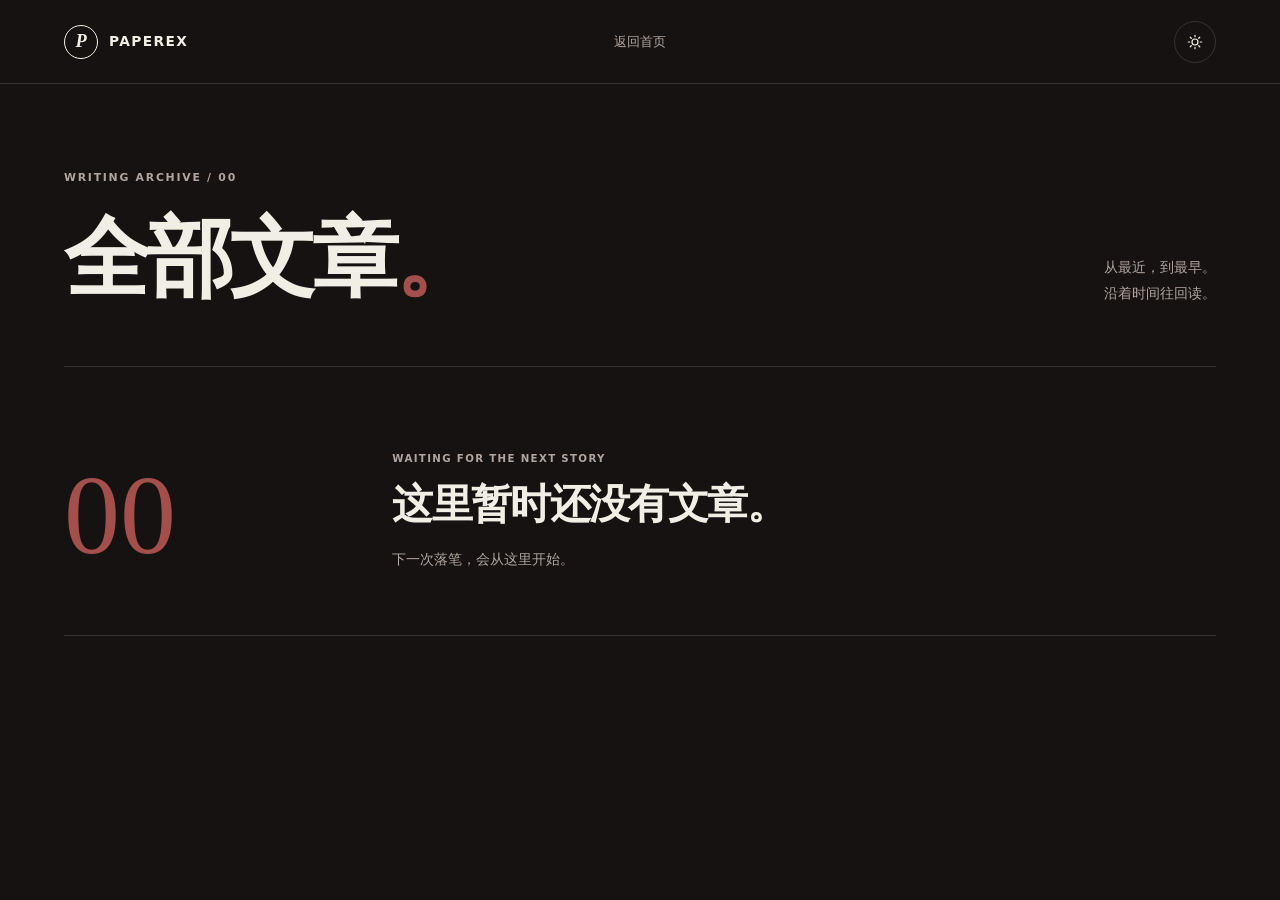
<file: articles/index.html>
<!doctype html>
<html lang="zh-CN" data-theme="dark">
<head>
  <meta charset="utf-8">
  <meta name="viewport" content="width=device-width, initial-scale=1">
  <meta name="description" content="PaperEX 的全部文章，按时间从最近到最早排列。">
  <meta name="theme-color" content="#11110f">
  <title>全部文章 · PaperEX</title>
  <link rel="icon" href="../favicon.svg" type="image/svg+xml">
  <link rel="stylesheet" href="../styles.css">
  <script>try{document.documentElement.dataset.theme=localStorage.getItem('paperex-theme')||'dark'}catch(e){}</script>
</head>
<body>
  <a class="skip-link" href="#archive-list">跳到文章列表</a>
  <header class="site-header article-header archive-header">
    <a class="brand" href="../index.html" aria-label="返回 PaperEX 首页">
      <span class="brand-mark" aria-hidden="true">P</span>
      <span>PaperEX</span>
    </a>
    <a class="archive-home-link" href="../index.html#writing">返回首页</a>
    <div class="header-actions">
      <button class="icon-button theme-toggle" type="button" aria-label="切换明暗主题" title="切换主题" data-theme-toggle>
        <svg aria-hidden="true" viewBox="0 0 24 24"><path d="M12 3v2m0 14v2M3 12h2m14 0h2M5.64 5.64l1.42 1.42m9.88 9.88 1.42 1.42m0-12.72-1.42 1.42M7.06 16.94l-1.42 1.42M16 12a4 4 0 1 1-8 0 4 4 0 0 1 8 0Z"/></svg>
      </button>
    </div>
  </header>

  <main class="archive-page">
    <header class="archive-hero reveal">
      <div>
        <p class="kicker">Writing archive / 00</p>
        <h1>全部文章<span class="section-period">。</span></h1>
      </div>
      <p class="archive-summary">从最近，到最早。<br>沿着时间往回读。</p>
    </header>

    <div class="archive-list archive-empty reveal" id="archive-list" role="status">
      <span aria-hidden="true">00</span>
      <div><p>Waiting for the next story</p><h2>这里暂时还没有文章。</h2><p>下一次落笔，会从这里开始。</p></div>
    </div>
  </main>

  <script src="../app.js" defer></script>
</body>
</html>
</file>
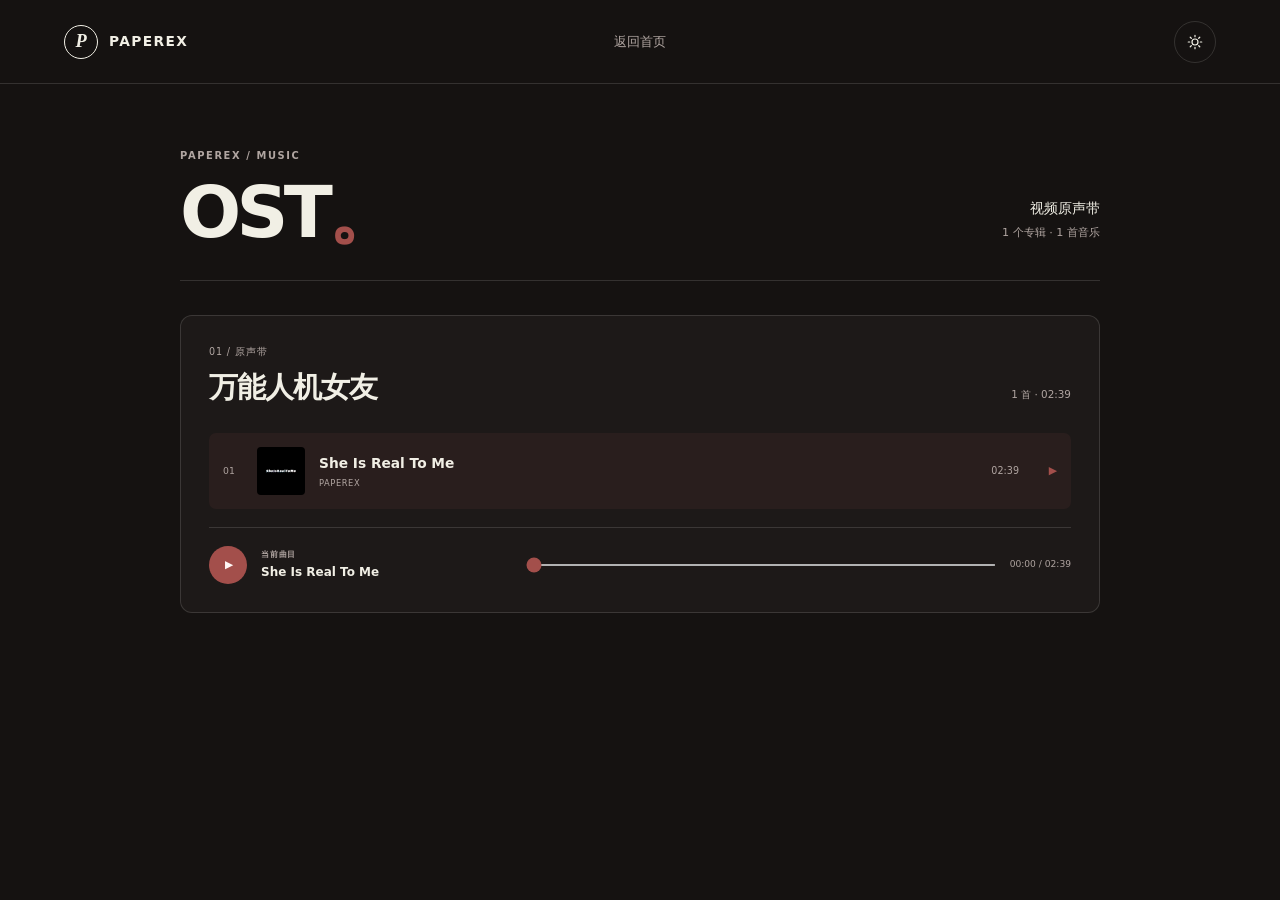
<file: ost/index.html>
<!doctype html>
<html lang="zh-CN" data-theme="dark">
<head>
  <meta charset="utf-8">
  <meta name="viewport" content="width=device-width, initial-scale=1">
  <meta name="description" content="PaperEX 的 OST 专栏：按视频分类收录原创音乐与视频原声带。">
  <meta name="theme-color" content="#11110f">
  <meta property="og:title" content="OST · PaperEX">
  <meta property="og:description" content="按视频归档，为每个故事留下它的声音。">
  <meta property="og:type" content="website">
  <title>OST · PaperEX</title>
  <link rel="icon" href="../favicon.svg" type="image/svg+xml">
  <link rel="stylesheet" href="../styles.css">
  <script>try{document.documentElement.dataset.theme=localStorage.getItem('paperex-theme')||'dark'}catch(e){}</script>
</head>
<body id="top">
  <a class="skip-link" href="#ost-catalog">跳到原声带分类</a>
  <header class="site-header article-header archive-header">
    <a class="brand" href="../index.html" aria-label="返回 PaperEX 首页">
      <span class="brand-mark" aria-hidden="true">P</span>
      <span>PaperEX</span>
    </a>
    <a class="archive-home-link" href="../index.html">返回首页</a>
    <div class="header-actions">
      <button class="icon-button theme-toggle" type="button" aria-label="切换明暗主题" title="切换主题" data-theme-toggle>
        <svg aria-hidden="true" viewBox="0 0 24 24"><path d="M12 3v2m0 14v2M3 12h2m14 0h2M5.64 5.64l1.42 1.42m9.88 9.88 1.42 1.42m0-12.72-1.42 1.42M7.06 16.94l-1.42 1.42M16 12a4 4 0 1 1-8 0 4 4 0 0 1 8 0Z"/></svg>
      </button>
    </div>
  </header>

  <main class="ost-page">
    <header class="ost-hero reveal">
      <div>
        <p class="kicker">PaperEX / Music</p>
        <h1>OST<span class="section-period">。</span></h1>
      </div>
      <p class="ost-summary">视频原声带<span>1 个专辑 · 1 首音乐</span></p>
    </header>

    <section class="ost-catalog" id="ost-catalog" aria-labelledby="ost-catalog-title">
      <article class="ost-collection reveal" id="universal-ai-girlfriend" aria-labelledby="ost-catalog-title">
        <div class="ost-collection-copy">
          <header class="ost-album-heading">
            <div><p>01 / 原声带</p><h2 id="ost-catalog-title">万能人机女友</h2></div>
            <span>1 首 · 02:39</span>
          </header>
          <div class="ost-track-list" aria-label="《万能人机女友》原声带曲目">
            <button class="ost-track" type="button" data-ost-track data-ost-src="assets/she-is-real-to-me.mp3" data-ost-title="She Is Real To Me">
              <span class="ost-track-index">01</span>
              <img src="assets/she-is-real-to-me.png" alt="" aria-hidden="true">
              <span class="ost-track-copy"><strong>She Is Real To Me</strong><small>PaperEX</small></span>
              <time datetime="PT2M39S">02:39</time>
              <span class="ost-track-play" aria-hidden="true">▶</span>
            </button>
          </div>
          <div class="ost-player" data-ost-player aria-label="OST 音乐播放器">
            <audio data-ost-audio preload="metadata"></audio>
            <button type="button" data-ost-play aria-label="播放" disabled><span aria-hidden="true">▶</span></button>
            <div class="ost-player-copy">
              <span>当前曲目</span>
              <strong data-ost-title>等待曲目</strong>
            </div>
            <input type="range" min="0" max="100" value="0" step="0.1" aria-label="播放进度" data-ost-progress disabled>
            <time data-ost-time>00:00 / 00:00</time>
          </div>
        </div>
      </article>
    </section>
  </main>

  <script src="../app.js" defer></script>
</body>
</html>
</file>
<file: styles.css>
@charset "UTF-8";

:root {
  color-scheme: dark;
  --bg: #141110;
  --surface: #1c1817;
  --surface-2: #25201f;
  --text: #f1efe7;
  --muted: #aaa89f;
  --line: rgba(241, 239, 231, .14);
  --accent: #a34f4b;
  --accent-ink: #fff7f5;
  --orange: #ff6b3d;
  --header: rgba(20, 17, 16, .78);
  --display: "Arial Narrow", "Roboto Condensed", "Microsoft YaHei UI", sans-serif;
  --sans: Inter, ui-sans-serif, system-ui, -apple-system, BlinkMacSystemFont, "Segoe UI", "Microsoft YaHei", sans-serif;
  --serif: Georgia, "Songti SC", "SimSun", serif;
  --max: 1180px;
}

[data-theme="light"] {
  color-scheme: light;
  --bg: #f2f0e8;
  --surface: #e9e6dc;
  --surface-2: #dedbd0;
  --text: #161613;
  --muted: #68675f;
  --line: rgba(22, 22, 19, .16);
  --accent: #a34f4b;
  --accent-ink: #f7f8ef;
  --orange: #d64a21;
  --header: rgba(242, 240, 232, .82);
}

* { box-sizing: border-box; }
html { scroll-behavior: smooth; scrollbar-color: var(--muted) var(--bg); }
body { margin: 0; background: var(--bg); color: var(--text); font-family: var(--sans); line-height: 1.65; -webkit-font-smoothing: antialiased; }
body::before { content: ""; position: fixed; inset: 0; pointer-events: none; z-index: 20; opacity: .035; background-image: url("data:image/svg+xml,%3Csvg viewBox='0 0 180 180' xmlns='http://www.w3.org/2000/svg'%3E%3Cfilter id='n'%3E%3CfeTurbulence type='fractalNoise' baseFrequency='.9' numOctaves='3' stitchTiles='stitch'/%3E%3C/filter%3E%3Crect width='100%25' height='100%25' filter='url(%23n)' opacity='.7'/%3E%3C/svg%3E"); }
a { color: inherit; text-decoration: none; }
button { color: inherit; font: inherit; }
::selection { background: var(--accent); color: var(--accent-ink); }
:focus-visible { outline: 2px solid var(--accent); outline-offset: 4px; }
.skip-link { position: fixed; left: 1rem; top: -5rem; z-index: 100; background: var(--accent); color: var(--accent-ink); padding: .7rem 1rem; border-radius: 4px; }
.skip-link:focus { top: 1rem; }

.site-header { position: fixed; z-index: 10; top: 0; left: 0; right: 0; height: 76px; padding: 0 max(24px, calc((100vw - var(--max)) / 2)); display: grid; grid-template-columns: 1fr auto 1fr; align-items: center; border-bottom: 1px solid transparent; transition: background .25s, border-color .25s, transform .25s; }
.site-header.is-scrolled { background: var(--header); border-color: var(--line); backdrop-filter: blur(16px); }
.brand { display: inline-flex; align-items: center; gap: 10px; width: max-content; font-size: .82rem; font-weight: 750; letter-spacing: .12em; text-transform: uppercase; }
.brand-mark { display: grid; place-items: center; width: 31px; height: 31px; border: 1px solid currentColor; border-radius: 50%; font-family: var(--serif); font-size: 1.05rem; font-style: italic; letter-spacing: 0; }
.nav { display: flex; align-items: center; gap: 34px; font-size: .78rem; color: var(--muted); }
.nav a { position: relative; padding: 10px 0; transition: color .2s; }
.nav a::after { content: ""; position: absolute; height: 1px; left: 0; right: 100%; bottom: 5px; background: var(--accent); transition: right .2s; }
.nav a:hover { color: var(--text); }
.nav a:hover::after { right: 0; }
.header-actions { justify-self: end; display: flex; gap: 8px; }
.icon-button { display: grid; place-items: center; width: 40px; height: 40px; padding: 0; border: 1px solid var(--line); border-radius: 50%; background: transparent; cursor: pointer; transition: background .2s, transform .2s; }
.icon-button:hover { background: var(--surface-2); transform: rotate(7deg); }
.icon-button svg { width: 18px; fill: none; stroke: currentColor; stroke-width: 1.6; stroke-linecap: round; }
.menu-toggle { display: none; }

.hero { position: relative; min-height: 100svh; max-width: var(--max); margin: 0 auto; padding: 150px 0 54px; display: flex; align-items: center; border-bottom: 1px solid var(--line); overflow: hidden; }
.hero::before { content: "PAPER / EX"; position: absolute; left: 0; bottom: -3.8vw; color: transparent; -webkit-text-stroke: 1px var(--line); font: 900 clamp(6rem, 16vw, 14rem)/.8 var(--display); letter-spacing: -.06em; white-space: nowrap; pointer-events: none; }
.hero-copy { position: relative; z-index: 2; width: min(810px, 74%); }
.eyebrow, .kicker { margin: 0 0 24px; color: var(--muted); font-size: .7rem; font-weight: 750; letter-spacing: .15em; text-transform: uppercase; }
.eyebrow { display: flex; align-items: center; gap: 9px; }
.status-dot { width: 7px; height: 7px; border-radius: 50%; background: var(--accent); box-shadow: 0 0 0 5px color-mix(in srgb, var(--accent) 12%, transparent); }
.hero h1 { --hero-title-size: clamp(3.9rem, 8.7vw, 7.4rem); position: relative; width: 100%; max-width: 900px; height: calc(var(--hero-title-size) * 1.78); margin: 0; font: 760 var(--hero-title-size)/.89 var(--display); letter-spacing: -.075em; text-transform: uppercase; }
.hero h1 em { color: var(--accent); font-family: var(--serif); font-weight: 400; text-transform: none; }
.type-line { position: absolute; left: 0; display: block; width: max-content; max-width: none; white-space: nowrap; line-height: .89; }
.type-line[data-type-line="0"] { top: 0; }
.type-line[data-type-line="1"] { top: calc(var(--hero-title-size) * .89); }
.type-line.is-active::after { content: ""; display: inline-block; width: .055em; height: .76em; margin-left: .07em; background: currentColor; transform: translateY(.03em); animation: type-caret .72s steps(1, end) infinite; }
.type-line.is-deleting::after { animation-duration: .36s; }
@keyframes type-caret { 50% { opacity: 0; } }
.hero-lede { max-width: 570px; margin: 34px 0 0; color: var(--muted); font-size: clamp(1rem, 1.45vw, 1.18rem); }
.hero-actions { display: flex; align-items: center; gap: 30px; margin-top: 38px; }
.button { display: inline-flex; align-items: center; justify-content: space-between; gap: 32px; min-width: 180px; padding: 13px 16px 13px 20px; border: 1px solid var(--line); font-size: .8rem; font-weight: 700; }
.button-primary { color: var(--accent-ink); background: var(--accent); border-color: var(--accent); }
.button span { font-size: 1rem; transition: transform .2s; }
.button:hover span { transform: translate(3px, 3px); }
.text-link { display: inline-flex; align-items: center; gap: 9px; width: max-content; border-bottom: 1px solid var(--line); font-size: .82rem; font-weight: 700; padding-bottom: 3px; }
.text-link span { transition: transform .2s; }
.text-link:hover span { transform: translateX(4px); }
.hero-orbit { position: absolute; right: -3%; top: 19%; width: clamp(260px, 36vw, 470px); aspect-ratio: 1; border: 1px solid var(--line); border-radius: 50%; animation: breathe 8s ease-in-out infinite; }
.hero-orbit::before, .hero-orbit::after { content: ""; position: absolute; inset: 15%; border: 1px solid var(--line); border-radius: 50%; }
.hero-orbit::after { inset: 34%; background: var(--orange); border: 0; box-shadow: 0 0 80px color-mix(in srgb, var(--orange) 25%, transparent); }
.hero-orbit span { position: absolute; width: 10px; height: 10px; left: 5%; top: 24%; border-radius: 50%; background: var(--accent); }
.hero-orbit i { position: absolute; inset: 6%; border-top: 1px solid var(--accent); border-radius: 50%; transform: rotate(28deg); }
.hero-index { position: absolute; right: 0; bottom: 55px; display: flex; flex-direction: column; gap: 4px; color: var(--muted); font-size: .64rem; letter-spacing: .1em; text-transform: uppercase; }

.section { max-width: var(--max); margin: 0 auto; padding: 120px 0; border-bottom: 1px solid var(--line); scroll-margin-top: 100px; }
.section-heading { display: flex; justify-content: space-between; align-items: end; margin-bottom: 45px; }
.section-heading .kicker { margin-bottom: 11px; }
.section h2, .playground h2 { margin: 0; font: 720 clamp(2.5rem, 5vw, 4.6rem)/.95 var(--display); letter-spacing: -.06em; }
.filter-row { display: flex; gap: 7px; }
.filter { border: 1px solid var(--line); border-radius: 999px; padding: 7px 14px; background: transparent; color: var(--muted); font-size: .7rem; cursor: pointer; transition: .2s; }
.filter:hover, .filter.is-active { color: var(--accent-ink); background: var(--accent); border-color: var(--accent); }
.post-grid { display: grid; grid-template-columns: 1.38fr .81fr .81fr; gap: 12px; }
.post-card { position: relative; min-height: 470px; padding: 28px; display: flex; flex-direction: column; justify-content: space-between; background: var(--surface); overflow: hidden; transition: transform .35s cubic-bezier(.2,.8,.2,1), background .2s; }
.post-card:hover { background: var(--surface-2); transform: translateY(-5px); }
.post-card[hidden] { display: none; }
.post-link { position: absolute; inset: 0; z-index: 3; }
.post-featured { min-height: 560px; }
.post-visual { position: relative; height: 235px; display: grid; place-items: center; margin: -28px -28px 28px; background: #a34f4b; color: #fff7f5; overflow: hidden; }
.post-visual::before { content: ""; position: absolute; width: 220px; height: 220px; border: 1px solid rgba(17,17,15,.35); border-radius: 50%; }
.post-visual::after { content: ""; position: absolute; width: 138px; height: 138px; border: 1px solid rgba(17,17,15,.35); border-radius: 50%; }
.post-visual span { z-index: 1; font: 400 5.6rem/1 var(--serif); }
.post-visual i { position: absolute; width: 1px; height: 180%; background: rgba(17,17,15,.35); transform: rotate(33deg); }
.post-number { color: var(--line); font: 800 7rem/.8 var(--display); letter-spacing: -.08em; }
.post-body { position: relative; z-index: 2; }
.post-meta { display: flex; align-items: center; flex-wrap: wrap; gap: 9px; margin: 0 0 16px; color: var(--muted); font-size: .64rem; letter-spacing: .08em; text-transform: uppercase; }
.post-meta > * + *::before { content: "·"; margin-right: 9px; }
.post-card h3 { margin: 0 0 15px; font: 690 clamp(1.55rem, 2.5vw, 2.5rem)/1.08 var(--display); letter-spacing: -.045em; }
.post-card p:last-of-type { max-width: 500px; margin: 0; color: var(--muted); font-size: .88rem; }
.post-arrow { position: absolute; right: 0; bottom: 0; display: grid; place-items: center; width: 36px; height: 36px; border: 1px solid var(--line); border-radius: 50%; transition: .25s; }
.post-card:hover .post-arrow { color: var(--accent-ink); background: var(--accent); border-color: var(--accent); transform: rotate(45deg); }
.empty-state { padding: 45px; border: 1px dashed var(--line); color: var(--muted); text-align: center; }

.now-list { border-top: 1px solid var(--line); }
.now-item { display: grid; grid-template-columns: 70px 1.1fr 1.8fr auto; gap: 24px; align-items: center; padding: 30px 4px; border-bottom: 1px solid var(--line); }
.now-index { color: var(--muted); font-size: .7rem; }
.now-item h3 { margin: 0; font-size: 1.05rem; }
.now-item p { margin: 0; color: var(--muted); font-size: .9rem; }
.now-status { border: 1px solid var(--line); border-radius: 999px; padding: 5px 10px; color: var(--muted); font-size: .66rem; white-space: nowrap; }
.now-item strong { color: var(--text); font-size: 1.02rem; font-variant-numeric: tabular-nums; }
.social-inline { color: var(--text); border-bottom: 1px solid var(--line); transition: color .2s, border-color .2s; }
.social-inline:hover { color: var(--accent); border-color: var(--accent); }
.latest-video { display: grid; grid-template-columns: 112px minmax(0, 1fr); gap: 15px; align-items: center; min-width: 0; }
.latest-video-thumb { display: block; aspect-ratio: 16 / 9; overflow: hidden; background: var(--surface-2); }
.latest-video-thumb img { display: block; width: 100%; height: 100%; object-fit: cover; transition: transform .35s cubic-bezier(.2,.8,.2,1); }
.latest-video-copy { min-width: 0; }
.latest-video-copy small { display: block; margin-bottom: 5px; color: var(--muted); font-size: .62rem; letter-spacing: .08em; text-transform: uppercase; }
.latest-video-copy strong { display: block; overflow: hidden; font-size: .92rem; line-height: 1.35; text-overflow: ellipsis; white-space: nowrap; transition: color .2s; }
.latest-video:hover .latest-video-thumb img { transform: scale(1.045); }
.latest-video:hover .latest-video-copy strong { color: var(--accent); }

.about { display: grid; grid-template-columns: 1fr 1.15fr; gap: 12%; align-items: center; }
.about-mark { position: relative; display: flex; align-items: center; justify-content: center; width: 100%; aspect-ratio: 1; border: 1px solid var(--line); border-radius: 50%; font: italic 400 clamp(5rem, 13vw, 10rem)/1 var(--serif); }
.about-mark::before, .about-mark::after { content: ""; position: absolute; background: var(--line); }
.about-mark::before { width: 124%; height: 1px; }
.about-mark::after { width: 1px; height: 124%; }
.about-mark span { color: var(--accent); font-size: .35em; margin: 0 .1em; }
.about-copy h2 { margin-bottom: 30px; }
.about-copy > p:not(.kicker) { max-width: 600px; color: var(--muted); font-size: 1rem; }
.about-links { display: flex; flex-wrap: wrap; gap: 14px 24px; margin-top: 24px; }
.about-links .text-link { margin-top: 0; }

.playground { padding: 120px max(24px, calc((100vw - var(--max)) / 2)); background: var(--surface); }
.playground-intro { display: grid; grid-template-columns: 1fr 2fr 1fr; gap: 40px; align-items: end; max-width: var(--max); margin: 0 auto 44px; }
.playground-intro .kicker { align-self: start; margin: 9px 0 0; }
.playground-intro > p:last-child { margin: 0; color: var(--muted); font-size: .85rem; }
.project-links { max-width: var(--max); margin: 0 auto; display: grid; grid-template-columns: 1fr 1fr; gap: 12px; }
.project-card { position: relative; min-height: 510px; padding: 28px; display: flex; flex-direction: column; justify-content: space-between; overflow: hidden; transition: transform .3s; }
.project-card:hover { transform: translateY(-5px); }
.project-card.tarot { color: #efe9dd; background: #271b2f; }
.project-card.sundial { color: #201710; background: #d7bd8b; }
.project-card.uplingo { color: #f5eceb; background: radial-gradient(circle at 82% 14%, rgba(201,120,114,.16), transparent 34%), #1a1212; }
.project-card.uplingo::before { content: ""; position: absolute; inset: 0; opacity: .055; background-image: linear-gradient(rgba(237,244,235,.5) 1px, transparent 1px), linear-gradient(90deg, rgba(237,244,235,.5) 1px, transparent 1px); background-size: 32px 32px; pointer-events: none; }
.project-card.review-sync { color: #f0f3ff; background: radial-gradient(circle at 78% 20%, rgba(105,255,222,.14), transparent 33%), radial-gradient(circle at 18% 78%, rgba(121,111,255,.19), transparent 36%), #111525; }
.project-card.review-sync::before { content: ""; position: absolute; inset: 0; opacity: .06; background-image: linear-gradient(rgba(240,243,255,.42) 1px, transparent 1px), linear-gradient(90deg, rgba(240,243,255,.42) 1px, transparent 1px); background-size: 28px 28px; pointer-events: none; }
.project-card.feedlab { grid-column: 1 / -1; color: #f8efee; background: radial-gradient(circle at 84% 12%, rgba(230,151,143,.22), transparent 28%), radial-gradient(circle at 13% 83%, rgba(121,49,46,.3), transparent 32%), #211314; }
.project-card.feedlab::before { content: ""; position: absolute; inset: 0; opacity: .055; background-image: linear-gradient(rgba(248,239,238,.45) 1px, transparent 1px), linear-gradient(90deg, rgba(248,239,238,.45) 1px, transparent 1px); background-size: 34px 34px; pointer-events: none; }
.project-card::after { content: ""; position: absolute; inset: 10px; border: 1px solid currentColor; opacity: .18; pointer-events: none; }
.project-top { display: flex; justify-content: space-between; font-size: .68rem; letter-spacing: .08em; text-transform: uppercase; }
.project-top span:last-child { font-size: 1.2rem; transition: transform .25s; }
.project-card:hover .project-top span:last-child { transform: translate(3px,-3px); }
.project-card h3 { margin: 0; font: 700 clamp(2.4rem, 5vw, 4rem)/.95 var(--serif); letter-spacing: -.04em; }
.project-card p { margin: 8px 0 0; opacity: .62; }
.project-symbol { position: relative; z-index: 1; display: grid; place-items: center; width: 190px; aspect-ratio: 2/3; margin: 10px auto; border: 1px solid rgba(239,233,221,.4); border-radius: 90px; }
.project-symbol::before, .project-symbol::after { content: ""; position: absolute; width: 70%; aspect-ratio: 1; border: 1px solid rgba(239,233,221,.25); transform: rotate(45deg); }
.project-symbol::after { width: 45%; }
.project-symbol span { color: #c97872; font-size: 3.5rem; }
.project-symbol.dial { width: 210px; aspect-ratio: 1; border-radius: 50%; border-color: rgba(32,23,16,.5); }
.project-symbol.dial::before { width: 82%; border-color: rgba(32,23,16,.25); border-radius: 50%; transform: none; }
.project-symbol.dial::after { width: 1px; height: 43%; background: #201710; border: 0; transform-origin: bottom; transform: translateY(-50%) rotate(28deg); }
.project-symbol.dial span { width: 11px; height: 11px; border-radius: 50%; background: #201710; }
.uplingo-widget { position: relative; z-index: 1; width: min(100%, 310px); margin: 18px auto 12px; padding: 16px; border: 1px solid rgba(201,120,114,.42); border-radius: 18px; background: rgba(16,9,10,.86); box-shadow: 11px 11px 0 rgba(201,120,114,.07); transform: rotate(-1.4deg); transition: transform .35s cubic-bezier(.2,.8,.2,1), box-shadow .35s; }
.project-card:hover .uplingo-widget { box-shadow: 7px 9px 0 rgba(201,120,114,.12); transform: rotate(0) translateY(-3px); }
.uplingo-widget-bar { display: flex; justify-content: space-between; align-items: center; padding-bottom: 10px; border-bottom: 1px solid rgba(237,244,235,.14); color: rgba(237,244,235,.52); font-size: .52rem; font-weight: 750; letter-spacing: .13em; }
.uplingo-widget-bar::before { content: ""; width: 5px; height: 5px; margin-right: 18px; border-radius: 50%; background: #c97872; box-shadow: 9px 0 0 rgba(245,236,235,.22); }
.uplingo-widget-bar span:first-child { margin-right: auto; }
.uplingo-platforms { display: flex; flex-wrap: wrap; gap: 5px; margin-top: 13px; }
.uplingo-platforms span { padding: 3px 6px; border: 1px solid rgba(237,244,235,.16); border-radius: 999px; color: rgba(237,244,235,.68); font-size: .5rem; font-weight: 700; letter-spacing: .06em; }
.uplingo-widget-title { display: block; margin-top: 15px; font: 760 clamp(1.55rem, 3vw, 2.15rem)/.88 var(--display); letter-spacing: -.055em; }
.uplingo-widget-title em { color: #c97872; font-style: normal; }
.uplingo-chart { display: block; width: 100%; height: 74px; margin-top: 4px; overflow: visible; }
.uplingo-chart-grid { fill: none; stroke: rgba(237,244,235,.1); stroke-width: 1; }
.uplingo-chart-line { fill: none; stroke: #c97872; stroke-width: 2.5; vector-effect: non-scaling-stroke; }
.uplingo-chart circle { fill: #c97872; filter: drop-shadow(0 0 5px rgba(201,120,114,.7)); }
.uplingo-widget-meta { display: flex; justify-content: space-between; gap: 8px; color: rgba(237,244,235,.5); font-size: .5rem; letter-spacing: .04em; white-space: nowrap; }
.uplingo-widget-meta span:last-child { color: #c97872; }
.review-console { position: relative; z-index: 1; width: min(100%, 390px); margin: 12px auto; padding: 14px; border: 1px solid rgba(143,255,229,.36); border-radius: 12px; background: rgba(7,10,20,.82); box-shadow: 8px 9px 0 rgba(108,99,255,.12); transition: transform .35s cubic-bezier(.2,.8,.2,1), box-shadow .35s; }
.project-card:hover .review-console { transform: translateY(-3px); box-shadow: 6px 7px 0 rgba(108,99,255,.2); }
.review-console-bar, .review-actions { display: flex; align-items: center; justify-content: space-between; color: rgba(240,243,255,.52); font-size: .5rem; font-weight: 750; letter-spacing: .1em; }
.review-console-bar { padding-bottom: 11px; border-bottom: 1px solid rgba(240,243,255,.11); }
.review-console-bar span:first-child { display: flex; align-items: center; gap: 7px; }
.review-console-bar i { width: 6px; height: 6px; border-radius: 50%; background: #8fffe5; box-shadow: 0 0 9px rgba(143,255,229,.8); }
.review-player { position: relative; display: grid; place-items: center; min-height: 126px; margin: 12px 0 16px; overflow: hidden; border: 1px solid rgba(240,243,255,.09); border-radius: 7px; background: linear-gradient(145deg, rgba(108,99,255,.26), rgba(18,25,44,.2)), radial-gradient(circle at 68% 45%, rgba(143,255,229,.17), transparent 29%), #181e32; }
.review-player::before, .review-player::after { content: ""; position: absolute; width: 54%; height: 1px; background: rgba(240,243,255,.1); transform: rotate(-27deg); }
.review-player::after { width: 38%; transform: rotate(38deg); }
.review-play { position: relative; z-index: 1; display: grid; place-items: center; width: 38px; height: 38px; padding-left: 2px; border: 1px solid rgba(143,255,229,.58); border-radius: 50%; color: #8fffe5; font-size: .72rem; background: rgba(7,10,20,.45); }
.review-time { position: absolute; right: 8px; bottom: 7px; color: rgba(240,243,255,.52); font-size: .48rem; letter-spacing: .06em; }
.review-timeline { position: relative; height: 12px; margin: 0 2px 14px; border-top: 2px solid rgba(240,243,255,.14); }
.review-progress { position: absolute; top: -2px; left: 0; width: 53%; border-top: 2px solid #8fffe5; }
.review-marker { position: absolute; top: -5px; left: 24%; width: 7px; height: 7px; border: 2px solid #111525; border-radius: 50%; background: #8fffe5; }
.review-marker.marker-bad { left: 48%; background: #ff7085; }
.review-marker.marker-late { left: 76%; }
.review-actions { justify-content: flex-start; gap: 9px; letter-spacing: .06em; }
.review-actions span { display: flex; align-items: center; gap: 5px; }
.review-actions b { display: grid; place-items: center; min-width: 20px; height: 20px; border: 1px solid rgba(240,243,255,.19); border-radius: 4px; color: #f0f3ff; font-size: .52rem; }
.review-actions span:nth-child(2) b { color: #ff8798; }
.review-actions em { margin-left: auto; color: #8fffe5; font-style: normal; white-space: nowrap; }
.feedlab-board { position: relative; z-index: 1; width: min(100%, 760px); margin: 2px auto; padding: 14px; border: 1px solid rgba(230,151,143,.38); border-radius: 14px; background: rgba(13,7,8,.82); box-shadow: 9px 10px 0 rgba(230,151,143,.08); transition: transform .35s cubic-bezier(.2,.8,.2,1), box-shadow .35s; }
.project-card:hover .feedlab-board { transform: translateY(-3px); box-shadow: 6px 7px 0 rgba(230,151,143,.15); }
.feedlab-bar, .feedlab-scale { display: flex; align-items: center; color: rgba(248,239,238,.5); font-size: .52rem; font-weight: 750; letter-spacing: .1em; }
.feedlab-bar { justify-content: space-between; padding-bottom: 11px; border-bottom: 1px solid rgba(248,239,238,.12); }
.feedlab-bar span:first-child { display: flex; align-items: center; gap: 7px; }
.feedlab-bar i { width: 6px; height: 6px; border-radius: 50%; background: #e6978f; box-shadow: 0 0 9px rgba(230,151,143,.75); }
.feedlab-compare { display: grid; grid-template-columns: minmax(0,1fr) auto minmax(0,1fr); gap: 13px; align-items: center; margin: 14px 0; }
.feedlab-cover { position: relative; aspect-ratio: 16 / 7.7; min-height: 0; overflow: hidden; padding: clamp(12px,2vw,22px); display: flex; flex-direction: column; justify-content: flex-end; border: 1px solid rgba(248,239,238,.12); border-radius: 8px; isolation: isolate; }
.feedlab-cover::before, .feedlab-cover::after { content: ""; position: absolute; z-index: -1; border-radius: 50%; }
.feedlab-cover-a { background: linear-gradient(140deg, #5f2929 0 48%, #c97872 48% 100%); }
.feedlab-cover-a::before { width: 46%; aspect-ratio: 1; top: -32%; right: 8%; border: 1px solid rgba(255,255,255,.36); box-shadow: 0 0 0 22px rgba(255,255,255,.06), 0 0 0 48px rgba(255,255,255,.04); }
.feedlab-cover-a::after { width: 38%; aspect-ratio: 1; right: -9%; bottom: -42%; background: #f0c0ba; }
.feedlab-cover-b { color: #261314; background: linear-gradient(115deg, #f2d1cc 0 62%, #e6978f 62% 100%); }
.feedlab-cover-b::before { width: 42%; aspect-ratio: 1; top: 9%; right: 8%; border: 1px solid rgba(38,19,20,.22); box-shadow: 0 0 0 18px rgba(38,19,20,.035); }
.feedlab-cover-b::after { width: 13%; aspect-ratio: 1; right: 22%; top: 38%; background: #7d3735; }
.feedlab-label { position: absolute; top: 9px; left: 10px; display: grid; place-items: center; width: 23px; height: 23px; border: 1px solid currentColor; border-radius: 50%; font-size: .56rem; font-weight: 800; }
.feedlab-versus { color: #e6978f; font: 700 .58rem/1 var(--sans); letter-spacing: .08em; writing-mode: vertical-rl; }
.feedlab-scale { gap: 7px; padding-top: 1px; }
.feedlab-scale i { width: 5px; height: 5px; border-radius: 50%; background: rgba(248,239,238,.18); }
.feedlab-scale i:first-of-type { background: #e6978f; box-shadow: 0 0 6px rgba(230,151,143,.65); }
.feedlab-scale em { margin-left: auto; color: #e6978f; font-style: normal; }

.site-footer { max-width: var(--max); min-height: 230px; margin: 0 auto; padding: 55px 0; display: grid; grid-template-columns: 1fr auto auto; align-items: end; gap: 70px; }
.site-footer p { margin: 12px 0 0; color: var(--muted); font-size: .72rem; }
.footer-meta { text-align: right; }
.footer-meta p { margin: 2px 0; }
.back-top { display: grid; place-items: center; width: 48px; height: 48px; border: 1px solid var(--line); border-radius: 50%; transition: .2s; }
.back-top:hover { color: var(--accent-ink); background: var(--accent); border-color: var(--accent); }

.reveal { opacity: 0; transform: translateY(22px); transition: opacity .7s ease, transform .7s cubic-bezier(.2,.8,.2,1); }
.reveal.is-visible { opacity: 1; transform: none; }
@keyframes breathe { 50% { transform: translateY(12px) rotate(4deg); } }

/* Article pages */
.article-header { position: static; max-width: var(--max); margin: auto; padding: 0; }
.article-page { max-width: 780px; margin: 0 auto; padding: 90px 24px 130px; }
.article-back { display: inline-flex; gap: 8px; margin-bottom: 70px; color: var(--muted); font-size: .78rem; }
.article-hero { padding-bottom: 50px; border-bottom: 1px solid var(--line); }
.article-hero .post-meta { margin-bottom: 24px; }
.article-hero h1 { margin: 0 0 28px; font: 730 clamp(3.1rem, 8vw, 6.3rem)/.92 var(--display); letter-spacing: -.065em; }
.article-deck { margin: 0; max-width: 650px; color: var(--muted); font: 400 clamp(1.05rem, 2.2vw, 1.35rem)/1.6 var(--serif); }
.article-content { padding-top: 48px; font-family: var(--serif); font-size: 1.08rem; line-height: 1.9; }
.article-content h2 { margin: 70px 0 20px; font: 700 2rem/1.2 var(--display); letter-spacing: -.035em; }
.article-content p { margin: 0 0 24px; }
.article-content blockquote { margin: 45px 0; padding: 8px 0 8px 28px; border-left: 2px solid var(--accent); color: var(--muted); font-size: 1.25rem; }
.article-content hr { border: 0; border-top: 1px solid var(--line); margin: 60px 0; }
.article-end { display: flex; justify-content: space-between; align-items: center; margin-top: 70px; padding-top: 30px; border-top: 1px solid var(--line); font-family: var(--sans); font-size: .78rem; }

/* Article archive */
.all-articles-link { margin-bottom: 8px; }
.archive-header { grid-template-columns: 1fr auto 1fr; }
.archive-home-link { justify-self: center; color: var(--muted); font-size: .74rem; transition: color .2s; }
.archive-home-link:hover { color: var(--text); }
.archive-page { max-width: var(--max); margin: 0 auto; padding: 94px 24px 140px; }
.archive-hero { display: grid; grid-template-columns: 1fr auto; gap: 60px; align-items: end; padding: 42px 0 68px; }
.archive-hero .kicker { margin-bottom: 14px; }
.archive-hero h1 { margin: 0; font: 760 clamp(4.8rem, 11vw, 9.4rem)/.82 var(--display); letter-spacing: -.075em; }
.archive-summary { margin: 0 0 4px; color: var(--muted); font: 400 1rem/1.8 var(--serif); text-align: right; }
.archive-list { margin: 0; padding: 0; list-style: none; border-top: 1px solid var(--line); }
.archive-list li { border-bottom: 1px solid var(--line); }
.archive-entry { display: grid; grid-template-columns: 44px 112px minmax(270px, 1.3fr) minmax(220px, 1fr) 30px; gap: 22px; align-items: center; min-height: 158px; padding: 28px 4px; transition: background .25s, padding .25s; }
.archive-entry:hover { padding-left: 18px; padding-right: 18px; background: var(--surface); }
.archive-number, .archive-entry time, .archive-category { color: var(--muted); font-size: .64rem; letter-spacing: .08em; text-transform: uppercase; }
.archive-entry-copy h2 { margin: 7px 0 0; font: 700 clamp(1.5rem, 2.4vw, 2.45rem)/1.05 var(--display); letter-spacing: -.045em; }
.archive-entry > p { max-width: 390px; margin: 0; color: var(--muted); font-size: .82rem; }
.archive-arrow { justify-self: end; font-size: 1.2rem; transition: color .2s, transform .2s; }
.archive-entry:hover .archive-arrow { color: var(--accent); transform: translate(3px, -3px); }

/* Achievement wall */
.achievement-wall-link { margin-bottom: 8px; }
.achievement-page { max-width: var(--max); margin: 0 auto; padding: 82px 24px 150px; }
.achievement-hero { display: grid; grid-template-columns: 1.4fr .6fr; gap: 70px; align-items: end; padding: 40px 0 72px; border-bottom: 1px solid var(--line); }
.achievement-hero .kicker { margin-bottom: 17px; }
.achievement-hero h1 { margin: 0; font: 780 clamp(5.6rem, 12vw, 10.5rem)/.78 var(--display); letter-spacing: -.085em; }
.achievement-hero-copy { justify-self: end; max-width: 310px; padding-bottom: 8px; }
.achievement-hero-copy p { margin: 22px 0 0; color: var(--muted); font: 400 1rem/1.8 var(--serif); }
.achievement-live { display: inline-flex; align-items: center; gap: 8px; padding: 5px 10px; border: 1px solid var(--line); border-radius: 999px; color: var(--muted); font-size: .62rem; }
.achievement-live::before { content: ""; width: 6px; height: 6px; border-radius: 50%; background: var(--accent); box-shadow: 0 0 0 4px color-mix(in srgb, var(--accent) 12%, transparent); }
.achievement-stats { display: grid; grid-template-columns: repeat(3, 1fr); border-bottom: 1px solid var(--line); }
.achievement-stat { min-width: 0; min-height: 190px; padding: 31px 30px 27px; display: flex; flex-direction: column; justify-content: space-between; border-right: 1px solid var(--line); transition: background .25s; }
.achievement-stat:first-child { padding-left: 4px; }
.achievement-stat:last-child { border-right: 0; }
a.achievement-stat:hover { background: var(--surface); }
.achievement-stat > span, .achievement-stat small { color: var(--muted); font-size: .62rem; letter-spacing: .1em; text-transform: uppercase; }
.achievement-stat strong { overflow: hidden; font: 760 clamp(3.1rem, 6vw, 5.5rem)/.85 var(--display); letter-spacing: -.07em; font-variant-numeric: tabular-nums; text-overflow: ellipsis; }
.achievement-board { padding-top: 120px; scroll-margin-top: 30px; }
.achievement-board-heading { display: grid; grid-template-columns: 1fr 2fr; gap: 30px; align-items: end; margin-bottom: 42px; }
.achievement-board-heading .kicker { margin: 0 0 8px; }
.achievement-board-heading h2 { margin: 0; font: 740 clamp(3rem, 6vw, 5.4rem)/.9 var(--display); letter-spacing: -.065em; }
.achievement-grid { display: grid; grid-template-columns: repeat(12, 1fr); gap: 12px; }
.achievement-plaque { position: relative; min-height: 520px; padding: 34px; display: flex; flex-direction: column; justify-content: space-between; overflow: hidden; background: var(--surface); }
.achievement-growth { grid-column: span 7; }
.achievement-video-plaque { grid-column: span 5; }
.achievement-viral, .achievement-open-source, .achievement-future { grid-column: span 4; }
.achievement-a-class { grid-column: 1 / -1; min-height: 540px; padding: 0; display: grid; grid-template-columns: minmax(0, 1.35fr) minmax(330px, .65fr); color: #f5efea; background: #190b0b; }
.achievement-growth { color: var(--accent-ink); background: var(--accent); }
.achievement-open-source { color: #efe9dd; background: #271b2f; }
.achievement-future { background: var(--surface-2); }
.achievement-plaque::after { content: ""; position: absolute; inset: 10px; border: 1px solid currentColor; opacity: .14; pointer-events: none; }
.achievement-plaque-index { position: absolute; right: 25px; top: 18px; opacity: .08; font: 800 clamp(6rem, 11vw, 10rem)/1 var(--display); letter-spacing: -.08em; }
.achievement-state { position: relative; z-index: 2; display: inline-flex; align-items: center; align-self: flex-start; gap: 7px; padding: 5px 9px; border: 1px solid currentColor; border-radius: 999px; font-size: .61rem; opacity: .68; }
.achievement-state i { width: 5px; height: 5px; border-radius: 50%; background: currentColor; }
.achievement-plaque-copy { position: relative; z-index: 2; max-width: 470px; }
.achievement-plaque-copy > p:first-child { margin: 0 0 14px; opacity: .55; font-size: .61rem; font-weight: 750; letter-spacing: .13em; text-transform: uppercase; }
.achievement-plaque-copy h3 { margin: 0; font: 750 clamp(2.7rem, 5.5vw, 5.1rem)/.86 var(--display); letter-spacing: -.07em; }
.achievement-plaque-copy h3 em { color: var(--accent); font: 400 1em var(--serif); }
.achievement-plaque-copy > p:last-child { max-width: 390px; margin: 20px 0 0; opacity: .62; font-size: .82rem; }
.achievement-orbit { position: absolute; z-index: 1; right: 6%; top: 18%; width: min(39%, 245px); aspect-ratio: 1; border: 1px solid currentColor; border-radius: 50%; opacity: .28; }
.achievement-orbit::before { content: ""; position: absolute; inset: 22%; border: 1px solid currentColor; border-radius: 50%; }
.achievement-orbit span { position: absolute; display: grid; place-items: center; width: 38px; height: 38px; border: 1px solid currentColor; border-radius: 50%; font: 700 .75rem var(--sans); background: var(--accent); }
.achievement-orbit span:first-child { left: -19px; top: 46%; }
.achievement-orbit span:last-child { right: 4%; top: -19px; }
.achievement-video-plaque .achievement-plaque-copy { margin-top: 52px; }
.achievement-video { position: relative; z-index: 2; display: grid; grid-template-columns: 145px minmax(0, 1fr); gap: 15px; align-items: center; padding-top: 22px; border-top: 1px solid var(--line); }
.achievement-video-thumb { display: block; aspect-ratio: 16 / 9; overflow: hidden; background: var(--surface-2); }
.achievement-video-thumb img { display: block; width: 100%; height: 100%; object-fit: cover; transition: transform .35s; }
.achievement-video:hover img { transform: scale(1.045); }
.achievement-video small, .achievement-video em { display: block; color: var(--muted); font-size: .57rem; font-style: normal; letter-spacing: .08em; text-transform: uppercase; }
.achievement-video strong { display: -webkit-box; overflow: hidden; margin: 6px 0 10px; font-size: .78rem; line-height: 1.35; -webkit-box-orient: vertical; -webkit-line-clamp: 2; }
.achievement-a-media { position: relative; z-index: 2; min-width: 0; min-height: 540px; overflow: hidden; }
.achievement-a-media::after { content: ""; position: absolute; inset: 45% 0 0; background: linear-gradient(transparent, rgba(10,3,3,.76)); }
.achievement-a-media img { display: block; width: 100%; height: 100%; object-fit: cover; object-position: center; transition: transform .55s cubic-bezier(.2,.8,.2,1), filter .55s; }
.achievement-a-media > span { position: absolute; z-index: 2; left: 28px; bottom: 24px; padding-bottom: 3px; border-bottom: 1px solid rgba(255,255,255,.45); font-size: .65rem; font-weight: 700; letter-spacing: .06em; }
.achievement-a-media:hover img { filter: brightness(1.08); transform: scale(1.025); }
.achievement-a-copy { position: relative; z-index: 2; min-width: 0; padding: 35px; display: flex; flex-direction: column; justify-content: space-between; background: radial-gradient(circle at 100% 0, rgba(255,73,55,.2), transparent 35%); }
.achievement-a-copy .achievement-state { color: rgba(245,239,234,.72); }
.achievement-a-period { margin: 0 0 13px; color: rgba(245,239,234,.48); font-size: .61rem; font-weight: 750; letter-spacing: .13em; }
.achievement-a-copy h3 { margin: 0; font: 750 clamp(2.7rem, 4.5vw, 4.6rem)/.86 var(--display); letter-spacing: -.07em; }
.achievement-a-copy h3 em { color: #ff5e49; font: 400 .96em var(--serif); }
.achievement-a-copy strong { display: block; margin-top: 22px; font: 650 1rem/1.45 var(--serif); }
.achievement-a-copy p:last-child { margin: 15px 0 0; color: rgba(245,239,234,.58); font-size: .8rem; line-height: 1.75; }
.achievement-a-class .achievement-plaque-index { z-index: 3; color: #f5efea; }
.achievement-plaque.achievement-viral { min-height: 560px; padding: 0; align-self: start; color: #f7eeee; background: radial-gradient(circle at 100% 40%, rgba(201,120,114,.08), transparent 32%), #1a1011; border-color: rgba(201,120,114,.22); border-radius: 18px; box-shadow: 0 22px 65px rgba(0,0,0,.2); }
.achievement-viral-media { position: relative; z-index: 2; display: block; min-height: 190px; overflow: hidden; background: #160c0d; }
.achievement-viral-media::after { content: ""; position: absolute; inset: 25% 0 0; background: linear-gradient(transparent, rgba(19,8,9,.78)); }
.achievement-viral-media img { display: block; width: 100%; height: 190px; object-fit: cover; object-position: center 46%; transition: transform .45s cubic-bezier(.2,.8,.2,1), filter .45s; }
.achievement-viral-media:hover img { filter: brightness(1.08); transform: scale(1.035); }
.achievement-viral-badge { position: absolute; z-index: 3; right: 18px; bottom: 16px; width: 72px; height: 72px; display: grid; place-content: center; border-radius: 50%; color: #281110; text-align: center; background: #c97872; box-shadow: 0 0 0 7px rgba(201,120,114,.13); transform: rotate(7deg); transition: transform .3s; }
.achievement-viral-media:hover .achievement-viral-badge { transform: rotate(0) scale(1.04); }
.achievement-viral-badge strong { font: 760 1.25rem/.95 var(--display); letter-spacing: -.05em; }
.achievement-viral-badge small { margin-top: 3px; font-size: .45rem; font-weight: 800; letter-spacing: .14em; }
.achievement-viral-copy { position: relative; z-index: 2; flex: 1; padding: 25px 27px 29px; display: flex; flex-direction: column; justify-content: space-between; gap: 26px; }
.achievement-viral-copy .achievement-state { color: rgba(244,245,236,.72); }
.achievement-viral-copy .achievement-a-period { margin-bottom: 11px; color: rgba(244,245,236,.48); }
.achievement-viral-copy h3 { margin: 0; font: 720 clamp(1.75rem, 2.5vw, 2.65rem)/1.08 var(--display); letter-spacing: -.05em; }
.achievement-viral-copy h3 em { display: block; margin-top: 7px; color: #c97872; font: 400 .88em/1.05 var(--serif); }
.achievement-viral-copy p:not(.achievement-a-period) { margin: 17px 0 0; color: rgba(244,245,236,.64); font-size: .78rem; line-height: 1.75; }
.achievement-viral-link { display: inline-flex; align-items: center; gap: 8px; margin-top: 20px; padding-bottom: 3px; border-bottom: 1px solid rgba(201,120,114,.45); color: #c97872; font-size: .7rem; font-weight: 700; letter-spacing: .06em; transition: gap .2s, border-color .2s; }
.achievement-viral-link:hover { gap: 12px; border-color: #c97872; }
.achievement-viral .achievement-plaque-index { z-index: 3; color: #f4f5ec; }
.achievement-project-list { position: relative; z-index: 2; margin-top: 28px; border-top: 1px solid rgba(239,233,221,.2); }
.achievement-project-list a { display: grid; grid-template-columns: 32px 1fr auto; gap: 10px; align-items: center; padding: 13px 0; border-bottom: 1px solid rgba(239,233,221,.2); transition: padding .2s, color .2s; }
.achievement-project-list a:hover { color: #c97872; padding-left: 8px; }
.achievement-project-list span { opacity: .45; font-size: .6rem; }
.achievement-project-list strong { font-size: .82rem; }
.achievement-project-list em { font-style: normal; }
.achievement-future-mark { position: absolute; left: 50%; top: 43%; display: grid; place-items: center; width: 255px; aspect-ratio: 1; border: 1px solid var(--line); border-radius: 50%; transform: translate(-50%,-50%); }
.achievement-future-mark::before, .achievement-future-mark::after { content: ""; position: absolute; border: 1px solid var(--line); border-radius: 50%; }
.achievement-future-mark::before { inset: 15%; }
.achievement-future-mark::after { inset: 34%; background: var(--orange); border: 0; }
.achievement-future-mark span { position: relative; z-index: 1; color: var(--text); font: italic 400 4rem var(--serif); }
.achievement-future .achievement-plaque-copy { align-self: flex-end; text-align: right; }
.achievement-footer { border-top: 1px solid var(--line); }

@media (max-width: 1228px) {
  .hero, .section, .site-footer { margin-left: 24px; margin-right: 24px; }
}
@media (max-width: 850px) {
  .site-header { grid-template-columns: 1fr auto; height: 68px; }
  .nav { position: fixed; z-index: -1; inset: 68px 0 auto; padding: 30px 24px 36px; flex-direction: column; align-items: flex-start; gap: 11px; background: var(--bg); border-bottom: 1px solid var(--line); transform: translateY(-130%); transition: transform .3s; }
  .nav.is-open { transform: translateY(0); }
  .nav a { width: 100%; font-size: 1.35rem; }
  .menu-toggle { display: grid; }
  .menu-toggle span { width: 15px; height: 1px; background: currentColor; transition: .2s; }
  .menu-toggle[aria-expanded="true"] span:first-child { transform: translateY(1px) rotate(45deg); }
  .menu-toggle[aria-expanded="true"] span:last-child { transform: translateY(-1px) rotate(-45deg); }
  .hero { padding-top: 120px; min-height: 850px; align-items: flex-start; }
  .hero-copy { width: 100%; }
  .hero h1 { --hero-title-size: clamp(3.6rem, 13vw, 6.5rem); }
  .hero-orbit { right: -8%; top: auto; bottom: 70px; width: 330px; opacity: .8; }
  .hero-index { display: none; }
  .post-grid { grid-template-columns: 1fr 1fr; }
  .post-featured { grid-column: 1 / -1; }
  .now-item { grid-template-columns: 45px 1fr auto; }
  .now-item p { grid-column: 2 / -1; }
  .now-item .latest-video { grid-column: 2 / -1; }
  .now-item .now-status { grid-column: 3; grid-row: 1; }
  .about { grid-template-columns: 1fr; gap: 80px; }
  .about-mark { width: min(520px, 90%); margin: auto; }
  .playground-intro { grid-template-columns: 1fr; gap: 15px; }
  .project-card { min-height: 440px; }
  .archive-page { padding-top: 68px; }
  .archive-entry { grid-template-columns: 38px 100px minmax(0, 1fr) 24px; gap: 14px; }
  .archive-entry-copy { grid-column: 3; }
  .archive-entry > p { display: none; }
  .achievement-page { padding-top: 60px; }
  .achievement-hero { grid-template-columns: 1fr; gap: 38px; }
  .achievement-hero-copy { justify-self: start; }
  .achievement-growth, .achievement-future, .achievement-video-plaque, .achievement-open-source, .achievement-viral { grid-column: 1 / -1; }
  .achievement-a-class { grid-template-columns: 1fr; }
  .achievement-a-media { width: 100%; height: min(52vw, 420px); min-height: 0; aspect-ratio: auto; }
  .achievement-a-copy { min-height: 420px; }
}
@media (max-width: 600px) {
  .hero, .section, .site-footer { margin-left: 18px; margin-right: 18px; }
  .site-header { padding: 0 18px; }
  .hero { min-height: 790px; padding-top: 118px; }
  .hero h1 { --hero-title-size: clamp(3.35rem, 17vw, 5rem); }
  .hero-lede { margin-top: 26px; }
  .hero-actions { align-items: flex-start; flex-direction: column; gap: 20px; }
  .hero-orbit { width: 240px; bottom: 44px; }
  .section, .playground { padding-top: 88px; padding-bottom: 88px; }
  .section-heading { align-items: flex-start; flex-direction: column; gap: 25px; }
  .post-grid, .project-links { grid-template-columns: 1fr; }
  .post-featured { grid-column: auto; }
  .post-card, .post-featured { min-height: 460px; }
  .now-item { grid-template-columns: 35px 1fr auto; gap: 12px; }
  .now-status { padding: 3px 7px; }
  .latest-video { grid-template-columns: 96px minmax(0, 1fr); }
  .latest-video-copy strong { white-space: normal; }
  .about { gap: 55px; }
  .about-mark { width: 82%; }
  .playground { padding-left: 18px; padding-right: 18px; }
  .project-card { min-height: 470px; }
  .site-footer { grid-template-columns: 1fr auto; gap: 30px; }
  .footer-meta { grid-column: 1 / -1; grid-row: 2; text-align: left; }
  .archive-header { grid-template-columns: 1fr auto; }
  .archive-home-link { display: none; }
  .archive-page { padding: 58px 18px 100px; }
  .archive-hero { grid-template-columns: 1fr; gap: 24px; padding: 28px 0 50px; }
  .archive-hero h1 { font-size: clamp(4rem, 24vw, 6.3rem); }
  .archive-summary { text-align: left; }
  .archive-entry { grid-template-columns: 32px 1fr auto; gap: 7px 13px; min-height: 0; padding: 24px 2px; }
  .archive-number { grid-row: 1 / 4; }
  .archive-entry time { grid-column: 2; }
  .archive-entry-copy { grid-column: 2 / -1; }
  .archive-entry-copy h2 { font-size: 1.55rem; }
  .archive-arrow { grid-column: 3; grid-row: 1; }
  .archive-entry:hover { padding-left: 8px; padding-right: 8px; }
  .achievement-page { padding: 48px 18px 100px; }
  .achievement-hero { gap: 28px; padding: 28px 0 50px; }
  .achievement-hero h1 { font-size: clamp(5rem, 28vw, 7rem); }
  .achievement-hero-copy p { font-size: .92rem; }
  .achievement-stats { grid-template-columns: 1fr; }
  .achievement-stat, .achievement-stat:first-child { min-height: 138px; padding: 22px 2px; border-right: 0; border-bottom: 1px solid var(--line); }
  .achievement-stat:last-child { border-bottom: 0; }
  .achievement-stat strong { font-size: 4rem; }
  .achievement-board { padding-top: 88px; }
  .achievement-board-heading { grid-template-columns: 1fr; gap: 10px; margin-bottom: 30px; }
  .achievement-board-heading h2 { font-size: 3rem; }
  .achievement-plaque { min-height: 470px; padding: 25px; }
  .achievement-plaque-copy h3 { font-size: clamp(2.9rem, 15vw, 4rem); }
  .achievement-orbit { top: 24%; width: 55%; }
  .achievement-video-plaque .achievement-plaque-copy { margin-top: 60px; }
  .achievement-video { grid-template-columns: 1fr; }
  .achievement-video strong { font-size: .86rem; }
  .achievement-a-media { height: 220px; min-height: 0; }
  .achievement-a-media > span { left: 18px; bottom: 16px; }
  .achievement-a-copy { min-height: 420px; padding: 25px; }
  .achievement-a-copy h3 { font-size: clamp(3rem, 16vw, 4.2rem); }
  .achievement-future-mark { width: 220px; }
}
@media (min-width: 851px) {
  html { overflow-x: hidden; background: var(--bg); }
  .site-header { height: 100px; padding-left: clamp(36px, 4vw, 84px); padding-right: clamp(36px, 4vw, 84px); }
  .brand { font-size: .92rem; }
  .brand-mark { width: 38px; height: 38px; font-size: 1.25rem; }
  .nav { gap: 42px; font-size: .9rem; }
  .icon-button { width: 48px; height: 48px; }
  .hero, .section, .site-footer { max-width: none; width: 100%; margin-left: 0; margin-right: 0; padding-left: clamp(36px, 4vw, 84px); padding-right: clamp(36px, 4vw, 84px); }
  .hero { min-height: 100svh; padding-top: 145px; padding-bottom: 58px; }
  .hero-copy { width: min(1120px, 64%); }
  .hero h1 { --hero-title-size: clamp(3.9rem, 5.2vw, 5.7rem); }
  .hero-orbit { right: 4%; top: 18%; width: clamp(270px, 27vw, 430px); }
  .hero-index { right: clamp(36px, 4vw, 84px); bottom: 58px; }
  .section { padding-top: 150px; padding-bottom: 150px; }
  .playground { padding-left: clamp(36px, 4vw, 84px); padding-right: clamp(36px, 4vw, 84px); }
  .playground-intro, .project-links { max-width: none; }
  .project-links { grid-template-columns: repeat(2, minmax(0, 1fr)); }
  .site-footer { min-height: 270px; padding-top: 70px; padding-bottom: 70px; }
}
@media (prefers-reduced-motion: reduce) {
  html { scroll-behavior: auto; }
  *, *::before, *::after { animation-duration: .01ms !important; animation-iteration-count: 1 !important; transition-duration: .01ms !important; }
  .reveal { opacity: 1; transform: none; }
  .type-line::after { display: none !important; }
}

/* Shared editorial layout: a single scale for the journal and its subpages. */
:root {
  --bg: #151211;
  --surface: #1d1918;
  --surface-2: #282120;
  --text: #f1efe5;
  --muted: #b0a5a1;
  --line: rgba(241,239,229,.14);
  --accent: #a34f4b;
  --header: rgba(21,18,17,.94);
  --display: "Microsoft YaHei UI", "PingFang SC", system-ui, sans-serif;
  --max: 1360px;
  --gutter: clamp(24px, 5vw, 100px);
  --section-space: clamp(72px, 8vw, 128px);
}
[data-theme="light"] {
  --bg: #f4f2e9;
  --surface: #ebe9df;
  --surface-2: #e5d9d7;
  --text: #2a201f;
  --muted: #6d5b58;
  --line: rgba(42,32,31,.16);
  --accent: #a34f4b;
  --header: rgba(244,242,233,.94);
}
html { overflow-x: clip; scroll-padding-top: 100px; }
body { font-size: 16px; }
body::before { display: none; }
img { max-width: 100%; }
a, button { -webkit-tap-highlight-color: transparent; }
:focus-visible { outline-offset: 5px; }
.site-header { height: 84px; padding: 0 var(--gutter); border-bottom: 1px solid var(--line); background: var(--bg); z-index: 30; }
.site-header.is-scrolled { background: var(--header); backdrop-filter: blur(12px); }
.brand { font-size: .86rem; gap: 11px; letter-spacing: .1em; }
.brand-mark { width: 34px; height: 34px; font-size: 1.15rem; }
.nav { gap: 36px; font-size: .85rem; }
.icon-button { width: 42px; height: 42px; }
.icon-button:hover { transform: none; }
.kicker, .eyebrow { font-size: .68rem; letter-spacing: .16em; line-height: 1.6; }
.section-period { color: var(--accent); }
.hero, .section, .site-footer { width: auto; max-width: none; margin: 0; padding-left: var(--gutter); padding-right: var(--gutter); }
.hero { display: block; min-height: 0; padding-top: 120px; padding-bottom: 100px; overflow: clip; }
.hero::before { display: none; }
.hero-masthead { position: relative; margin-bottom: 54px; }
.hero-edition { display: flex; justify-content: space-between; gap: 18px; margin: 0 0 18px; color: var(--muted); font-size: .65rem; letter-spacing: .14em; }
.hero-signature { margin: 0 0 0 -.055em; font: 850 clamp(5rem, 19vw, 21rem)/.9 Arial, sans-serif; letter-spacing: -.085em; white-space: nowrap; }
.hero-signature > span { color: var(--accent); }
.hero-signature > sup { display: inline-block; margin-left: .45em; font-size: .19em; font-weight: 400; vertical-align: top; line-height: 1.5; color: var(--accent); }
.hero-copy { width: 77%; max-width: 1100px; }
.hero .eyebrow { margin-bottom: 22px; font-weight: 500; letter-spacing: .08em; }
.hero h1 { --hero-title-size: clamp(2.8rem, 5.5vw, 5rem); width: 100%; max-width: none; height: calc(var(--hero-fitted-size, var(--hero-title-size)) * 2.5); font: 720 var(--hero-fitted-size, var(--hero-title-size))/1.2 var(--display); letter-spacing: -.035em; text-transform: none; }
.type-line { line-height: 1.2; }
.type-line[data-type-line="1"] { top: calc(var(--hero-fitted-size, var(--hero-title-size)) * 1.25); }
.type-line.is-wrapped { width: 100%; max-width: 100%; white-space: normal; line-height: 1.14; }
html:not(.js-enabled) .hero h1 { height: auto; }
html:not(.js-enabled) .type-line { position: static; width: auto; white-space: normal; overflow-wrap: anywhere; }
html:not(.js-enabled) .hero h1 > br { display: none; }
.hero h1 em { font-weight: 400; }
.hero-lede { max-width: 520px; margin-top: 25px; font-size: .95rem; line-height: 1.9; }
.hero-actions { margin-top: 30px; gap: 26px; }
.button { padding: 13px 17px 13px 21px; min-height: 50px; border-radius: 3px; font-size: .82rem; }
.button-primary:hover { filter: brightness(1.08); }
.text-link { min-height: 34px; align-items: center; line-height: 1.5; }
.text-link:hover { color: var(--accent); border-color: var(--accent); }
.hero-orbit { width: clamp(190px, 22vw, 360px); top: auto; bottom: 160px; right: var(--gutter); animation: none; border-color: var(--line); background: radial-gradient(circle at 50% 50%, color-mix(in srgb, var(--accent) 6%, transparent), transparent 70%); }
.hero-orbit::after { inset: 33%; background: var(--accent); box-shadow: none; }
.hero-orbit b { position: absolute; inset: 0; display: grid; place-items: center; z-index: 1; color: var(--accent-ink); font: italic 400 clamp(2rem, 4vw, 4rem)/1 var(--serif); }
.hero-orbit small { position: absolute; bottom: -34px; left: 0; right: 0; text-align: center; font-size: .55rem; letter-spacing: .25em; color: var(--muted); }
.hero-orbit span { width: 7px; height: 7px; }
.hero-index { display: flex; flex-direction: row; align-items: center; justify-content: space-between; left: var(--gutter); right: var(--gutter); bottom: 24px; padding-top: 20px; border-top: 1px solid var(--line); letter-spacing: .12em; }
.hero-index a { display: inline-flex; gap: 15px; min-height: 32px; align-items: center; }
.hero-index a:hover { color: var(--accent); }
.section { padding-top: var(--section-space); padding-bottom: var(--section-space); scroll-margin-top: 90px; }
.section-heading { gap: 28px; margin-bottom: 38px; }
.section h2, .playground h2 { font-size: clamp(2rem, 3.6vw, 3.8rem); font-weight: 650; line-height: 1.22; letter-spacing: -.045em; text-wrap: balance; }
.all-articles-link, .achievement-wall-link { margin-bottom: 4px; flex-shrink: 0; }
.post-grid { grid-template-columns: 1.2fr 1fr 1fr; gap: 18px; align-items: stretch; }
.post-card, .post-featured { min-height: 440px; padding: 28px; border: 1px solid var(--line); border-radius: 6px; }
.post-card:hover { transform: translateY(-4px); }
.post-visual { flex: 0 0 185px; height: 185px; margin: -28px -28px 30px; background: #a34f4b; }
.post-visual span { font-size: 4.8rem; }
.post-visual::before { width: 172px; height: 172px; }
.post-visual::after { width: 110px; height: 110px; }
.post-number { font: 400 5rem/1 var(--serif); color: var(--muted); opacity: .25; margin-bottom: 60px; }
.post-body { padding-bottom: 48px; }
.post-card h3 { font-size: clamp(1.3rem, 1.7vw, 1.9rem); line-height: 1.4; font-weight: 650; letter-spacing: -.035em; text-wrap: balance; }
.post-card h3 br { display: none; }
.post-card p:last-of-type { font-size: .83rem; line-height: 1.85; }
.post-meta { gap: 8px; font-size: .63rem; margin-bottom: 14px; }
.post-arrow { width: 30px; height: 30px; right: 0; bottom: 0; }
.now-item { grid-template-columns: 40px minmax(130px, .65fr) minmax(0, 2fr) auto; gap: 24px; padding: 30px 0; }
.now-item h3 { font-size: 1.02rem; font-weight: 600; }
.now-item p { font-size: .87rem; line-height: 1.9; }
.now-item strong { font-variant-numeric: tabular-nums; color: var(--accent); font-size: 1.02em; }
.now-status { font-size: .63rem; }
.latest-video { grid-template-columns: 124px minmax(0,1fr); gap: 20px; }
.latest-video-thumb { border-radius: 3px; }
.latest-video-copy strong { color: var(--text); font-size: .87rem; line-height: 1.6; white-space: normal; }
.about { grid-template-columns: .8fr 1.2fr; gap: 12%; }
.about-mark { width: min(100%, 360px); margin: auto; font-size: clamp(5rem, 10vw, 8rem); }
.about-mark::before { width: 115%; }
.about-mark::after { height: 115%; }
.about-copy h2 { margin-bottom: 25px; font-size: clamp(2rem, 3.3vw, 3.6rem); line-height: 1.45; }
.about-copy > p:not(.kicker) { max-width: 520px; font-size: .94rem; line-height: 1.95; }
.about-links { gap: 18px 28px; }
.playground { padding: var(--section-space) var(--gutter); scroll-margin-top: 82px; }
.playground-intro { grid-template-columns: 1fr auto; gap: 12px 40px; max-width: none; margin-bottom: 40px; }
.playground-intro .kicker { grid-column: 1 / -1; margin: 0; }
.playground-intro h2 { max-width: 800px; }
.playground-intro > p:last-child { font-size: .78rem; margin-bottom: 7px; }
.title-break { display: block; }
.project-links { max-width: none; grid-template-columns: repeat(2, minmax(0,1fr)); gap: 18px; }
.project-card { min-width: 0; min-height: 460px; padding: 26px; gap: 22px; border-radius: 6px; }
.project-card::after { inset: 9px; border-radius: 2px; }
.project-top { gap: 15px; align-items: center; font-size: .64rem; }
.project-card h3 { font-size: clamp(2rem, 3.2vw, 3.3rem); line-height: 1.1; letter-spacing: -.04em; overflow-wrap: anywhere; }
.project-card p { font-size: .82rem; opacity: .75; }
.project-symbol { width: min(160px, 75%); margin: 0 auto; }
.project-symbol.dial { width: min(190px, 80%); }
.uplingo-widget { width: min(100%, 280px); padding: 16px; margin: 4px auto; border-radius: 12px; transform: none; box-shadow: 7px 8px 0 rgba(201,120,114,.07); }
.uplingo-widget-title { font-size: clamp(1.25rem, 2.2vw, 1.9rem); line-height: 1.18; letter-spacing: -.03em; }
.uplingo-widget-bar { font-size: .5rem; letter-spacing: .08em; }
.uplingo-platforms span, .uplingo-widget-meta { font-size: .54rem; }
.uplingo-widget-bar::before { margin-right: 15px; }
.uplingo-chart { height: 65px; margin-top: 10px; }
.review-console { width: min(100%, 390px); margin: 4px auto; }
.feedlab-board { width: min(100%, 760px); margin: 4px auto; }
.site-footer { min-height: 0; padding-top: 50px; padding-bottom: 45px; gap: 45px; border-top: 1px solid var(--line); }
.site-footer p { line-height: 1.8; }
.back-top { width: 42px; height: 42px; }
.reveal { opacity: 1; transform: none; transition: opacity .45s ease, transform .45s ease; }
.js-motion .reveal:not(.is-visible) { opacity: 0; transform: translateY(14px); }
.article-header { position: relative; max-width: none; margin: 0; grid-template-columns: 1fr auto; }
.archive-header { grid-template-columns: 1fr auto 1fr; }
.article-header .header-actions { grid-column: -2 / -1; }
.archive-home-link { font-size: .8rem; padding: 10px 0; }
.article-page { max-width: 820px; padding: 70px 28px 100px; }
.article-back { margin-bottom: 44px; }
.article-hero { padding-bottom: 40px; }
.article-hero h1 { font-size: clamp(2rem, 4.4vw, 3.9rem); font-weight: 650; line-height: 1.35; letter-spacing: -.035em; text-wrap: balance; }
.article-deck { line-height: 1.9; font-size: 1.03rem; color: var(--muted); }
.article-content { padding-top: 42px; font-family: var(--sans); font-size: 1.04rem; line-height: 2.05; letter-spacing: .01em; }
.article-content h2 { font-size: 1.6rem; margin-top: 50px; line-height: 1.5; }
.article-content blockquote { padding: 20px 24px; background: var(--surface); font-size: 1.08rem; line-height: 1.95; }
.archive-page, .achievement-page { width: auto; max-width: none; margin: 0; padding: 70px var(--gutter) 100px; }
.archive-hero, .achievement-hero { display: grid; grid-template-columns: 1fr auto; gap: 40px; align-items: end; padding: 15px 0 55px; }
.archive-hero h1, .achievement-hero h1 { font-size: clamp(3rem, 6.8vw, 6.7rem); line-height: 1.2; font-weight: 650; letter-spacing: -.05em; }
.archive-hero .kicker, .achievement-hero .kicker { margin-bottom: 20px; }
.archive-summary, .achievement-hero-copy p { font-family: var(--sans); font-size: .9rem; line-height: 1.85; }
.achievement-hero-copy { padding-bottom: 5px; max-width: 310px; }
.achievement-hero-copy p { margin-top: 15px; }
.archive-entry { grid-template-columns: 40px 112px minmax(0, 1.2fr) minmax(0, 1fr) 25px; gap: 24px; min-height: 148px; padding: 28px 0; }
.archive-entry-copy h2 { font-size: clamp(1.25rem, 2vw, 1.8rem); line-height: 1.5; letter-spacing: -.03em; }
.archive-entry > p { line-height: 1.9; font-size: .85rem; }
.archive-entry time, .archive-category, .archive-number { font-size: .7rem; }
.achievement-stats { margin-top: 0; }
.achievement-stat { min-height: 164px; gap: 15px; padding: 28px 35px; }
.achievement-stat strong { font: 500 clamp(2.6rem, 5vw, 4.5rem)/1.2 Arial, sans-serif; letter-spacing: -.055em; overflow: visible; }
.achievement-stat > span, .achievement-stat small { font-size: .68rem; }
.achievement-board { padding-top: 72px; }
.achievement-board-heading { display: flex; justify-content: space-between; align-items: end; flex-direction: row-reverse; gap: 25px; margin-bottom: 32px; }
.achievement-board-heading h2 { font-size: clamp(1.8rem, 3.3vw, 3rem); line-height: 1.35; font-weight: 650; letter-spacing: -.035em; }
.achievement-grid { gap: 18px; }
.achievement-plaque { min-width: 0; padding: 32px; min-height: 440px; gap: 34px; border: 1px solid var(--line); border-radius: 6px; }
.achievement-plaque::after { display: none; }
.achievement-growth { background: #a34f4b; color: #fff7f5; }
.achievement-orbit span { background: #a34f4b; }
.achievement-plaque-index { top: 17px; right: 24px; font: 400 6rem/1 var(--serif); opacity: .1; pointer-events: none; }
.achievement-state { font-size: .68rem; opacity: .8; }
.achievement-plaque-copy > p:first-child { font-size: .64rem; margin-bottom: 12px; opacity: .7; }
.achievement-plaque-copy h3 { font-size: clamp(2rem, 3.6vw, 3.5rem); line-height: 1.3; font-weight: 650; letter-spacing: -.04em; }
.achievement-plaque-copy h3 em { line-height: 1.25; }
.achievement-plaque-copy > p:last-child { font-size: .85rem; line-height: 1.85; opacity: .78; margin-top: 20px; }
.achievement-video-plaque .achievement-plaque-copy { margin-top: 25px; }
.achievement-video { grid-template-columns: minmax(110px, .9fr) minmax(0, 1fr); gap: 18px; }
.achievement-video-thumb { border-radius: 3px; }
.achievement-video strong { font-size: .83rem; line-height: 1.6; }
.achievement-video small, .achievement-video em { font-size: .65rem; }
.achievement-a-class { grid-column: 1 / -1; display: grid; grid-template-columns: minmax(0, 1.3fr) minmax(0, 1fr); min-height: 460px; padding: 0; gap: 0; }
.achievement-a-media { min-height: 460px; height: 100%; }
.achievement-a-media img { position: absolute; inset: 0; width: 100%; height: 100%; object-fit: cover; object-position: 50% 45%; }
.achievement-a-media > span { font-size: .75rem; }
.achievement-a-copy { padding: 36px; min-height: 0; gap: 48px; }
.achievement-a-copy h3 { font-size: clamp(2.3rem, 3.6vw, 3.7rem); line-height: 1.2; letter-spacing: -.04em; }
.achievement-a-copy strong { font-size: 1.1rem; }
.achievement-a-copy p:last-child { font-size: .88rem; line-height: 1.95; color: #c3aba3; }
.achievement-a-period { color: #c3aba3; font-size: .69rem; }
.achievement-a-class .achievement-plaque-index { z-index: 1; }
.achievement-project-list { margin-top: 12px; }
.achievement-project-list a { padding: 15px 0; }
.achievement-project-list strong { font-size: .9rem; }
.achievement-future-mark { width: 220px; left: 30%; top: 36%; }
.achievement-future .achievement-plaque-copy { margin-top: 130px; }

@media (min-width: 1800px) {
  :root { --gutter: max(80px, calc((100vw - 1640px) / 2)); }
}
@media (max-width: 1100px) {
  .hero-copy { width: 78%; }
  .hero-orbit { width: 200px; bottom: 190px; opacity: .7; }
  .post-grid { grid-template-columns: 1fr 1fr; }
  .post-featured { grid-column: 1 / -1; display: grid; grid-template-columns: 1fr 1fr; align-items: center; gap: 35px; min-height: 300px; }
  .post-visual { height: 280px; margin: -28px 0 -28px -28px; align-self: stretch; }
  .post-card:not(.post-featured) { min-height: 355px; }
  .project-card { padding: 22px; min-height: 430px; }
  .project-card h3 { font-size: clamp(1.8rem, 3.5vw, 2.8rem); }
  .uplingo-widget { padding: 12px; }
  .uplingo-widget-bar span:last-child { display: none; }
  .uplingo-platforms { gap: 4px; }
  .uplingo-widget-meta { font-size: .48rem; letter-spacing: 0; }
  .now-item { grid-template-columns: 28px 120px minmax(0,1fr); }
  .now-status { grid-column: 2; justify-self: start; }
  .now-item > p, .now-item > .latest-video { grid-column: 3; grid-row: 1 / 3; }
  .archive-entry { grid-template-columns: 32px 94px minmax(0,1fr) 22px; gap: 18px; }
  .archive-entry > p { display: none; }
  .achievement-hero { grid-template-columns: 1fr; gap: 25px; }
  .achievement-hero-copy { justify-self: start; max-width: none; }
  .achievement-plaque-copy h3 { font-size: 2.6rem; }
}
@media (max-width: 850px) {
  .site-header { height: 72px; grid-template-columns: 1fr auto; }
  .archive-header { grid-template-columns: 1fr auto 1fr; }
  .menu-toggle { display: grid; }
  .nav { z-index: 1; inset: 72px 0 auto; padding: 22px var(--gutter) 30px; background: var(--bg); border-bottom: 1px solid var(--line); visibility: hidden; opacity: 0; transform: translateY(-8px); gap: 5px; transition: opacity .2s, transform .2s, visibility .2s; }
  .nav.is-open { visibility: visible; opacity: 1; transform: none; }
  .nav a { font-size: 1.1rem; padding: 12px 0; }
  .hero { padding-top: 102px; padding-bottom: 90px; }
  .hero-masthead { margin-bottom: 38px; }
  .hero-copy { width: 100%; max-width: none; }
  .hero h1 { --hero-title-size: clamp(2rem, 6vw, 3.5rem); }
  .hero-orbit { display: none; }
  .hero-lede { max-width: 600px; }
  .hero-index { display: flex; }
  .about { grid-template-columns: .55fr 1fr; gap: 10%; }
  .about-mark { width: 100%; font-size: 4.8rem; }
  .about-copy h2 { font-size: 2rem; }
  .project-links { grid-template-columns: 1fr 1fr; }
  .project-card.uplingo { grid-column: auto; display: flex; min-height: 430px; }
  .uplingo-widget { width: min(100%, 280px); padding: 14px; }
  .project-card { padding: 26px; }
  .project-card h3 { font-size: 2.7rem; }
  .uplingo-widget-meta { font-size: .58rem; }
  .uplingo-widget-title { font-size: 1.7rem; }
  .review-console { padding: 13px; }
  .review-player { min-height: 112px; }
  .playground-intro { grid-template-columns: 1fr; }
  .achievement-growth, .achievement-video-plaque, .achievement-open-source, .achievement-future { grid-column: span 6; }
  .achievement-viral { grid-column: span 5; width: 100%; max-width: 360px; justify-self: start; }
  .achievement-plaque { padding: 25px; min-height: 450px; gap: 30px; }
  .achievement-plaque-copy h3 { font-size: clamp(1.6rem, 3.8vw, 2.6rem); }
  .achievement-video { grid-template-columns: 1fr; }
  .achievement-video-plaque .achievement-plaque-copy { margin-top: 0; }
  .achievement-orbit { top: 20%; width: 48%; }
  .achievement-future-mark { width: 170px; left: 45%; }
  .achievement-a-class { grid-template-columns: 1fr; padding: 0; gap: 0; }
  .achievement-a-media { width: 100%; min-height: 0; height: auto; aspect-ratio: 16 / 9; }
  .achievement-a-copy { min-height: 0; padding: 30px; gap: 30px; }
  .achievement-a-copy h3 br { display: none; }
  .achievement-viral { min-height: 550px; }
  .archive-page, .achievement-page { padding-top: 48px; }
}
@media (max-width: 600px) {
  :root { --gutter: 22px; --section-space: 66px; }
  .site-header { height: 68px; padding: 0 var(--gutter); }
  .brand { font-size: .76rem; gap: 8px; }
  .brand-mark { width: 31px; height: 31px; }
  .icon-button { width: 38px; height: 38px; }
  .nav { inset-block-start: 68px; }
  .hero { padding-top: 96px; padding-bottom: 88px; }
  .hero-edition { margin-bottom: 18px; font-size: .54rem; letter-spacing: .06em; }
  .hero-signature { font-size: 18.9vw; }
  .hero-masthead { margin-bottom: 36px; }
  .hero .eyebrow { font-size: .65rem; margin-bottom: 20px; }
  .hero h1 { --hero-title-size: clamp(1.55rem, 5.1vw, 2rem); }
  .hero-lede { font-size: .87rem; line-height: 1.95; margin-top: 22px; }
  .hero-actions { flex-direction: row; align-items: center; flex-wrap: wrap; gap: 14px 20px; margin-top: 25px; }
  .hero-actions .text-link { font-size: .73rem; }
  .button { min-width: 140px; min-height: 46px; padding: 10px 14px; gap: 24px; font-size: .76rem; }
  .hero-index { font-size: .56rem; bottom: 20px; padding-top: 15px; }
  .section-heading { align-items: start; gap: 16px; margin-bottom: 28px; }
  .section h2, .playground h2 { font-size: 2rem; line-height: 1.3; }
  .text-link { font-size: .8rem; }
  .post-grid { grid-template-columns: 1fr; gap: 16px; }
  .post-featured { grid-column: auto; display: flex; gap: 0; }
  .post-card, .post-card:not(.post-featured) { min-height: 0; padding: 25px; }
  .post-visual { flex: 0 0 180px; height: 180px; margin: -25px -25px 25px; }
  .post-number { font-size: 3.3rem; margin-bottom: 28px; }
  .post-card h3 { font-size: 1.45rem; }
  .post-body { padding-bottom: 42px; }
  .now-item { grid-template-columns: 24px minmax(0,1fr) auto; gap: 10px 12px; padding: 24px 0; }
  .now-item h3 { font-size: 1rem; }
  .now-item .now-status { grid-column: 3; grid-row: 1; font-size: .58rem; padding: 3px 7px; }
  .now-item > p, .now-item > .latest-video { grid-column: 2 / -1; grid-row: 2; }
  .now-item p { font-size: .83rem; }
  .latest-video { grid-template-columns: 100px minmax(0,1fr); gap: 13px; }
  .latest-video-copy strong { font-size: .8rem; }
  .about { grid-template-columns: 1fr; gap: 44px; }
  .about-mark { width: 160px; font-size: 4rem; margin: 12px auto; }
  .about-copy h2 { font-size: 1.8rem; }
  .about-copy > p:not(.kicker) { font-size: .88rem; }
  .about-links { gap: 12px 22px; }
  .playground-intro { gap: 12px; margin-bottom: 28px; }
  .playground-intro > p:last-child { margin: 0; }
  .project-links { grid-template-columns: 1fr; gap: 16px; }
  .project-card, .project-card.uplingo { display: flex; flex-direction: column; align-items: stretch; min-height: 425px; padding: 26px; gap: 25px; }
  .project-card h3 { font-size: 2.7rem; }
  .project-card .project-top { align-self: auto; }
  .project-symbol { width: 145px; }
  .project-symbol.dial { width: 185px; }
  .uplingo-widget { width: min(95%, 280px); margin: 8px auto; }
  .review-console { width: min(95%, 320px); margin: 8px auto; }
  .project-card.feedlab { grid-column: auto; }
  .feedlab-board { width: min(100%, 420px); margin: 8px auto; padding: 11px; }
  .feedlab-bar span:last-child { display: none; }
  .feedlab-compare { gap: 7px; margin: 11px 0; }
  .feedlab-cover { aspect-ratio: 4 / 3; padding: 10px; border-radius: 6px; }
  .feedlab-label { top: 7px; left: 7px; width: 19px; height: 19px; font-size: .48rem; }
  .feedlab-versus { font-size: .48rem; }
  .site-footer { grid-template-columns: 1fr auto; gap: 25px; padding-top: 36px; padding-bottom: 30px; }
  .footer-meta { grid-column: 1 / -1; grid-row: 2; text-align: left; }
  .archive-header { grid-template-columns: 1fr auto; }
  .archive-home-link { display: none; }
  .article-page { padding: 40px var(--gutter) 80px; }
  .article-back { margin-bottom: 32px; }
  .article-hero h1 { font-size: 2rem; line-height: 1.4; }
  .article-deck { font-size: .94rem; }
  .article-content { font-size: .96rem; line-height: 2; padding-top: 30px; }
  .article-content h2 { font-size: 1.3rem; }
  .article-content blockquote { margin-inline: 0; padding: 18px; font-size: 1rem; }
  .article-end { gap: 20px; flex-wrap: wrap; margin-top: 40px; }
  .archive-page, .achievement-page { padding: 38px var(--gutter) 75px; }
  .archive-hero, .achievement-hero { grid-template-columns: 1fr; gap: 22px; padding: 12px 0 35px; }
  .archive-hero h1, .achievement-hero h1 { font-size: clamp(2.35rem, 10vw, 3.5rem); line-height: 1.25; }
  .archive-summary { text-align: left; }
  .archive-entry { grid-template-columns: 24px minmax(0,1fr) 24px; min-height: 0; gap: 10px 12px; padding: 26px 0; }
  .archive-entry time { grid-column: 2; }
  .archive-entry-copy { grid-column: 2 / -1; }
  .archive-entry-copy h2 { font-size: 1.2rem; }
  .archive-entry .archive-arrow { grid-column: 3; grid-row: 1; }
  .archive-number { grid-row: 1 / 3; }
  .achievement-stats { grid-template-columns: repeat(3, minmax(0,1fr)); }
  .achievement-stat, .achievement-stat:first-child { padding: 22px 9px; min-height: 130px; border-bottom: 0; border-right: 1px solid var(--line); gap: 13px; }
  .achievement-stat:first-child { padding-left: 0; }
  .achievement-stat:last-child { border-right: 0; }
  .achievement-stat strong { font-size: clamp(1.5rem, 6.2vw, 2.5rem); line-height: 1.1; overflow: visible; }
  .achievement-stat > span, .achievement-stat small { font-size: .53rem; letter-spacing: .02em; }
  .achievement-board { padding-top: 52px; }
  .achievement-board-heading { flex-direction: column; align-items: start; gap: 10px; margin-bottom: 24px; }
  .achievement-board-heading h2 { font-size: 1.8rem; }
  .achievement-grid { gap: 16px; }
  .achievement-growth, .achievement-video-plaque, .achievement-open-source, .achievement-future { grid-column: 1 / -1; }
  .achievement-viral { grid-column: 1 / -1; width: calc(100% - 40px); max-width: 330px; justify-self: center; }
  .achievement-plaque { min-height: 390px; padding: 26px; gap: 28px; }
  .achievement-plaque-copy h3 { font-size: 2.3rem; line-height: 1.3; }
  .achievement-plaque-index { font-size: 5rem; }
  .achievement-orbit { width: 140px; right: 10%; top: 23%; }
  .achievement-video strong { -webkit-line-clamp: 3; }
  .achievement-a-class { display: grid; padding: 0; gap: 0; min-height: 0; }
  .achievement-a-media { aspect-ratio: 16 / 10; min-height: 0; height: auto; }
  .achievement-a-copy { padding: 26px; min-height: 0; gap: 30px; }
  .achievement-a-copy h3 { font-size: 2.3rem; line-height: 1.25; }
  .achievement-a-copy h3 br { display: block; }
  .achievement-a-copy strong { font-size: 1rem; }
  .achievement-a-media > span { left: 18px; bottom: 18px; font-size: .69rem; }
  .achievement-viral { min-height: 0; }
  .achievement-viral-media, .achievement-viral-media img { height: 175px; min-height: 175px; }
  .achievement-viral-copy { padding: 23px 24px 27px; }
  .achievement-viral-copy h3 { font-size: 2rem; }
  .achievement-viral-copy p:not(.achievement-a-period) { font-size: .76rem; }
  .achievement-viral-badge { right: 15px; bottom: 14px; width: 64px; height: 64px; }
  .achievement-future-mark { top: 35%; width: 170px; left: 40%; }
}
@media (prefers-reduced-motion: reduce) {
  .js-motion .reveal:not(.is-visible) { opacity: 1; transform: none; }
  .hero-orbit, .project-card, .uplingo-widget { animation: none; transition: none; }
}

/* Empty article states */
.writing-empty { grid-column: 1 / -1; min-height: 250px; padding: clamp(26px,4vw,54px); display: flex; justify-content: space-between; align-items: end; gap: 30px; border-top: 1px solid var(--line); border-bottom: 1px solid var(--line); }
.writing-empty > span, .archive-empty > span { color: var(--accent); font: 400 clamp(4rem,10vw,7rem)/1 var(--serif); }
.writing-empty p, .archive-empty p:first-child { margin: 0 0 10px; color: var(--muted); font-size: .64rem; font-weight: 700; letter-spacing: .13em; text-transform: uppercase; }
.writing-empty h3, .archive-empty h2 { margin: 0; font: 650 clamp(1.5rem,3.2vw,2.8rem)/1.35 var(--display); letter-spacing: -.04em; }
.archive-empty { min-height: 270px; padding: clamp(30px,5vw,64px) 0; display: grid; grid-template-columns: minmax(100px,.35fr) 1fr; align-items: end; gap: 40px; border-bottom: 1px solid var(--line); }
.archive-empty p:last-child { margin: 16px 0 0; color: var(--muted); font-size: .86rem; }
@media (max-width: 600px) {
  .writing-empty { min-height: 215px; padding: 26px 0; align-items: flex-start; flex-direction: column; }
  .archive-empty { min-height: 230px; grid-template-columns: 1fr; gap: 25px; align-items: start; }
}

/* OST archive */
.ost-page { width: min(100%, 1000px); margin: 0 auto; padding: 64px 40px 90px; }
.ost-hero { display: grid; grid-template-columns: 1fr auto; gap: 24px; align-items: end; padding: 0 0 32px; border-bottom: 1px solid var(--line); }
.ost-hero .kicker { margin-bottom: 12px; font-size: .62rem; }
.ost-hero h1 { margin: 0; font: 650 clamp(3.2rem, 6vw, 4.5rem)/1 var(--display); letter-spacing: -.065em; }
.ost-summary { margin: 0 0 4px; color: var(--text); font-size: .85rem; line-height: 1.85; text-align: right; }
.ost-summary span { display: block; margin-top: 2px; color: var(--muted); font-size: .7rem; }
.ost-catalog { padding-top: 34px; }
.ost-catalog-heading { display: grid; grid-template-columns: 1fr auto; gap: 6px 30px; align-items: end; margin-bottom: 28px; }
.ost-catalog-heading .kicker { grid-column: 1 / -1; margin: 0; }
.ost-catalog-heading h2 { margin: 0; font: 650 clamp(1.8rem, 3.3vw, 3rem)/1.25 var(--display); letter-spacing: -.035em; }
.ost-catalog-heading > span { padding-bottom: 8px; color: var(--muted); font-size: .68rem; letter-spacing: .08em; text-transform: uppercase; }
.ost-collection { overflow: hidden; border: 1px solid var(--line); border-radius: 12px; background: var(--surface); }
.ost-collection-copy { min-width: 0; padding: 28px; display: flex; flex-direction: column; gap: 0; }
.ost-album-heading { display: flex; justify-content: space-between; align-items: end; gap: 20px; margin-bottom: 26px; }
.ost-album-heading p { margin: 0 0 7px; color: var(--muted); font-size: .6rem; letter-spacing: .09em; }
.ost-collection-copy .ost-album-heading h2 { margin: 0; font: 650 clamp(1.3rem, 2.7vw, 1.8rem)/1.4 var(--sans); letter-spacing: -.035em; }
.ost-album-heading > span { padding-bottom: 4px; color: var(--muted); font-size: .65rem; white-space: nowrap; }
.ost-collection-meta { display: flex; justify-content: space-between; gap: 20px; color: var(--muted); font-size: .62rem; font-weight: 700; letter-spacing: .1em; text-transform: uppercase; }
.ost-collection-meta span:last-child { display: inline-flex; align-items: center; gap: 7px; }
.ost-collection-meta i { width: 6px; height: 6px; border-radius: 50%; background: var(--accent); box-shadow: 0 0 0 4px color-mix(in srgb, var(--accent) 13%, transparent); }
.ost-collection-copy > div:nth-child(2) > p:first-child { margin: 0 0 14px; color: var(--muted); font-size: .63rem; font-weight: 750; letter-spacing: .13em; text-transform: uppercase; }
.ost-collection-copy h2 { margin: 0; font: 650 clamp(2.1rem, 3.4vw, 3.35rem)/1.18 var(--display); letter-spacing: -.05em; text-wrap: balance; }
.ost-collection-copy h2 span { display: block; color: var(--accent); font-family: var(--serif); font-size: .7em; font-weight: 400; letter-spacing: -.025em; }
.ost-collection-note { margin: 22px 0 0; color: var(--muted); font-size: .84rem; }
.ost-player { order: 3; display: grid; grid-template-columns: 38px minmax(110px, .8fr) minmax(90px, 1.5fr) auto; gap: 14px; align-items: center; margin-top: 18px; padding: 18px 0 0; border: 0; border-top: 1px solid var(--line); background: transparent; }
.ost-player audio { display: none; }
.ost-player button { display: grid; place-items: center; width: 38px; height: 38px; padding: 0 0 0 2px; border: 0; border-radius: 50%; color: var(--accent-ink); background: var(--accent); cursor: pointer; }
.ost-player button:disabled { color: var(--muted); background: var(--surface-2); cursor: not-allowed; opacity: .68; }
.ost-player button span { font-size: .67rem; }
.ost-player-copy { min-width: 0; }
.ost-player-copy span { display: block; color: var(--muted); font-size: .5rem; font-weight: 750; letter-spacing: .1em; text-transform: uppercase; }
.ost-player-copy strong { display: block; overflow: hidden; margin-top: 2px; font-size: .75rem; font-weight: 650; text-overflow: ellipsis; white-space: nowrap; }
.ost-player input { width: 100%; height: 2px; margin: 0; accent-color: var(--accent); cursor: pointer; }
.ost-player input:disabled { cursor: not-allowed; opacity: .42; }
.ost-player time { color: var(--muted); font-size: .57rem; font-variant-numeric: tabular-nums; white-space: nowrap; }
.ost-track-empty { display: flex; justify-content: space-between; align-items: end; gap: 20px; padding-top: 20px; border-top: 1px solid var(--line); }
.ost-track-empty span { color: var(--muted); font-size: .61rem; font-weight: 700; letter-spacing: .1em; text-transform: uppercase; }
.ost-track-empty strong { font-size: .83rem; font-weight: 600; }
.ost-track-list { order: 2; }
.ost-track { width: 100%; min-width: 0; padding: 14px; display: grid; grid-template-columns: 20px 48px minmax(0,1fr) auto 24px; gap: 14px; align-items: center; border: 0; border-radius: 7px; color: inherit; background: transparent; text-align: left; cursor: pointer; transition: background .2s; }
.ost-track.is-active { background: color-mix(in srgb, var(--accent) 9%, transparent); }
.ost-track:hover { background: color-mix(in srgb, var(--accent) 15%, transparent); }
.ost-track.is-active .ost-track-play { color: var(--accent); }
.ost-track-index { color: var(--muted); font-size: .58rem; font-variant-numeric: tabular-nums; }
.ost-track img { display: block; width: 48px; aspect-ratio: 1; object-fit: cover; border-radius: 4px; }
.ost-track-copy { min-width: 0; }
.ost-track-copy strong, .ost-track-copy small { display: block; overflow: hidden; text-overflow: ellipsis; white-space: nowrap; }
.ost-track-copy strong { color: var(--text); font-size: .86rem; font-weight: 600; }
.ost-track-copy small { margin-top: 2px; color: var(--muted); font-size: .52rem; letter-spacing: .07em; text-transform: uppercase; }
.ost-track time { color: var(--muted); font-size: .6rem; font-variant-numeric: tabular-nums; }
.ost-track-play { justify-self: end; font-size: .68rem; transition: transform .2s; }
.ost-track:hover .ost-track-play { transform: translateX(3px); }

@media (max-width: 800px) {
  .ost-page { padding-inline: 28px; }
}
@media (max-width: 600px) {
  .ost-page { padding: 36px 22px 65px; }
  .ost-hero { grid-template-columns: 1fr auto; gap: 14px; padding: 0 0 24px; }
  .ost-hero h1 { font-size: 3.2rem; }
  .ost-summary { font-size: .76rem; }
  .ost-summary span { font-size: .59rem; }
  .ost-catalog { padding-top: 24px; }
  .ost-catalog-heading { margin-bottom: 22px; }
  .ost-catalog-heading h2 { font-size: 1.8rem; }
  .ost-catalog-heading > span { font-size: .58rem; }
  .ost-collection-copy { padding: 20px 16px; }
  .ost-album-heading { gap: 12px; margin-bottom: 20px; align-items: start; }
  .ost-album-heading > span { padding-top: 4px; font-size: .57rem; }
  .ost-collection-copy .ost-album-heading h2 { font-size: 1.3rem; }
  .ost-collection-copy h2 { font-size: 2.2rem; }
  .ost-collection-note { font-size: .8rem; }
  .ost-player { grid-template-columns: 34px minmax(0,1fr) auto; gap: 12px; padding: 16px 0 4px; }
  .ost-player button { width: 34px; height: 34px; }
  .ost-player input { grid-column: 1 / -1; grid-row: 2; }
  .ost-player time { grid-column: 3; grid-row: 1; }
  .ost-track-empty { align-items: start; flex-direction: column; gap: 7px; }
  .ost-track { grid-template-columns: 14px 40px minmax(0,1fr) auto; padding: 12px 8px; gap: 9px; }
  .ost-track-copy strong { font-size: .76rem; }
  .ost-track img { width: 40px; }
  .ost-track-play { display: none; }
}
</file>
